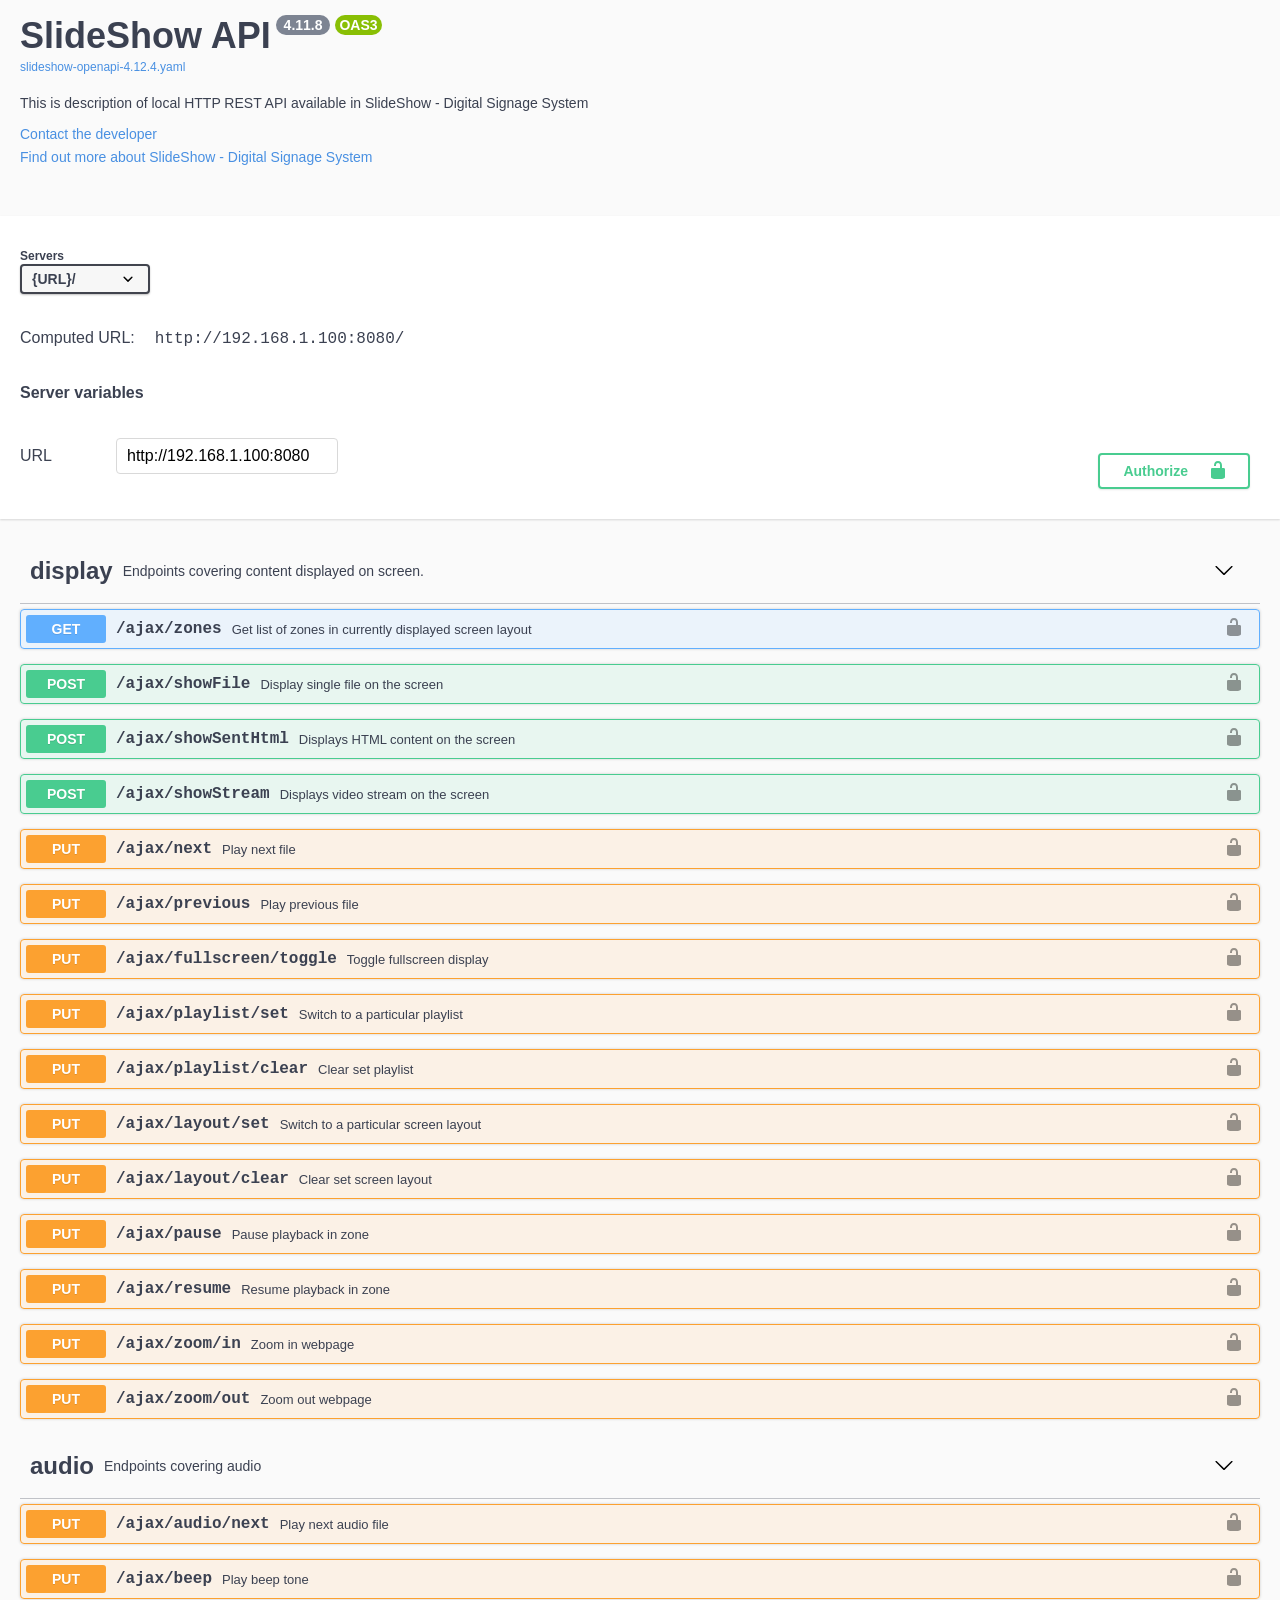
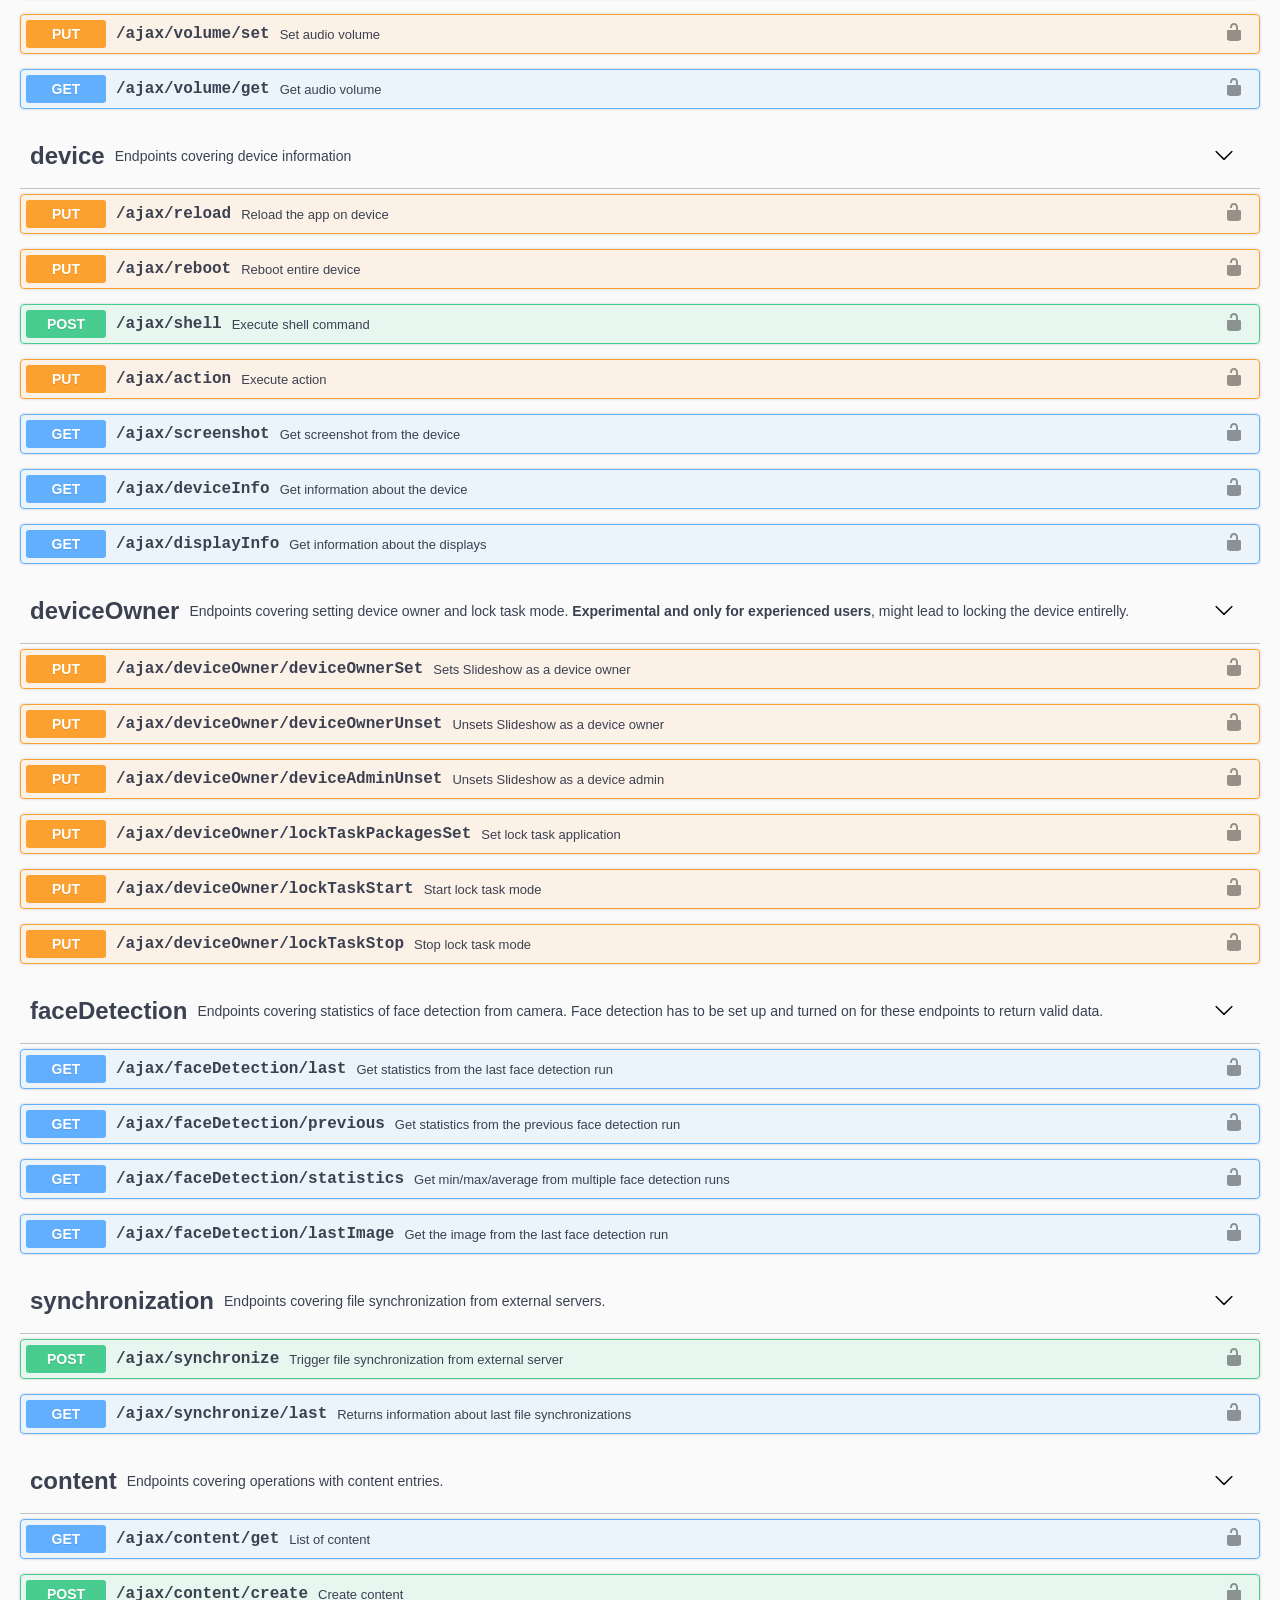
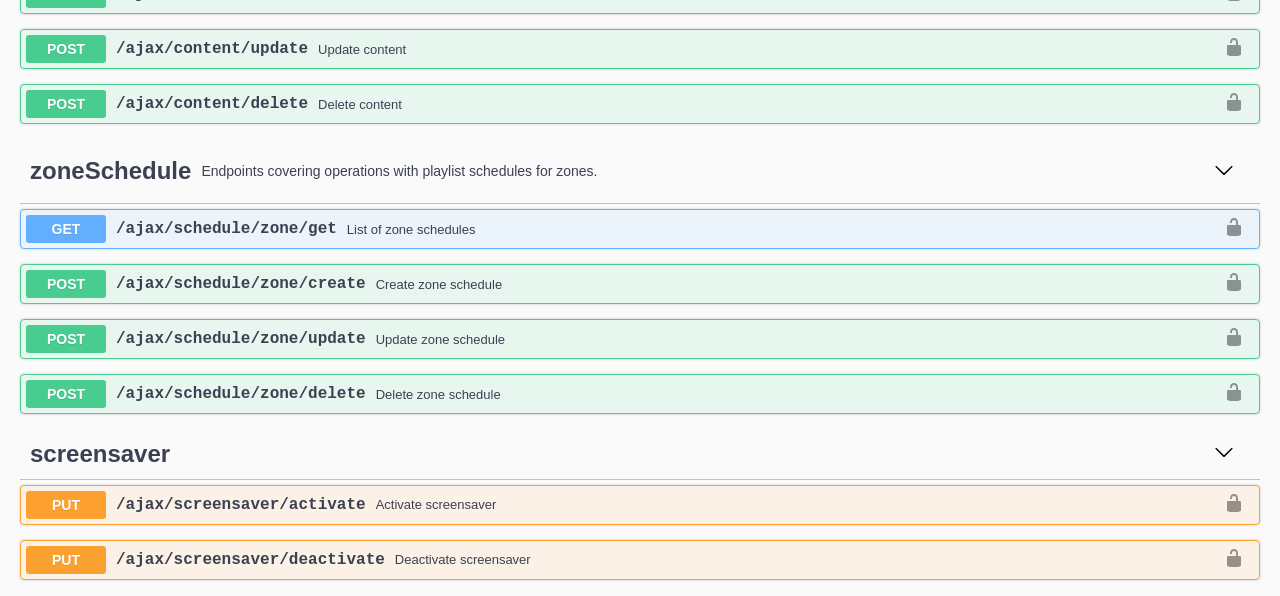
<file: docs/documentation/integration/openapi/index.html>
<!-- HTML for static distribution bundle build -->
<!DOCTYPE html>
<html lang="en">
  <head>
    <meta charset="UTF-8">
    <title>Swagger UI</title>
    <link rel="stylesheet" type="text/css" href="./swagger-ui.css" >
    <style>
      html
      {
        box-sizing: border-box;
        overflow: -moz-scrollbars-vertical;
        overflow-y: scroll;
      }

      *,
      *:before,
      *:after
      {
        box-sizing: inherit;
      }

      body
      {
        margin:0;
        background: #fafafa;
      }
	  
	  .topbar {display: none}
	  .swagger-ui .info {margin-top: 15px}
    </style>
  </head>

  <body>
    <div id="swagger-ui"></div>

    <script src="./swagger-ui-bundle.js" charset="UTF-8"> </script>
    <script src="./swagger-ui-standalone-preset.js" charset="UTF-8"> </script>
    <script>
    window.onload = function() {
      // Begin Swagger UI call region
      const ui = SwaggerUIBundle({
        url: "slideshow-openapi-4.12.4.yaml",
        dom_id: '#swagger-ui',
        deepLinking: true,
        presets: [
          SwaggerUIBundle.presets.apis,
          SwaggerUIStandalonePreset
        ],
        plugins: [
          SwaggerUIBundle.plugins.DownloadUrl
        ],
        layout: "StandaloneLayout"
      })
      // End Swagger UI call region

      window.ui = ui
    }
  </script>
  </body>
</html>
</file>
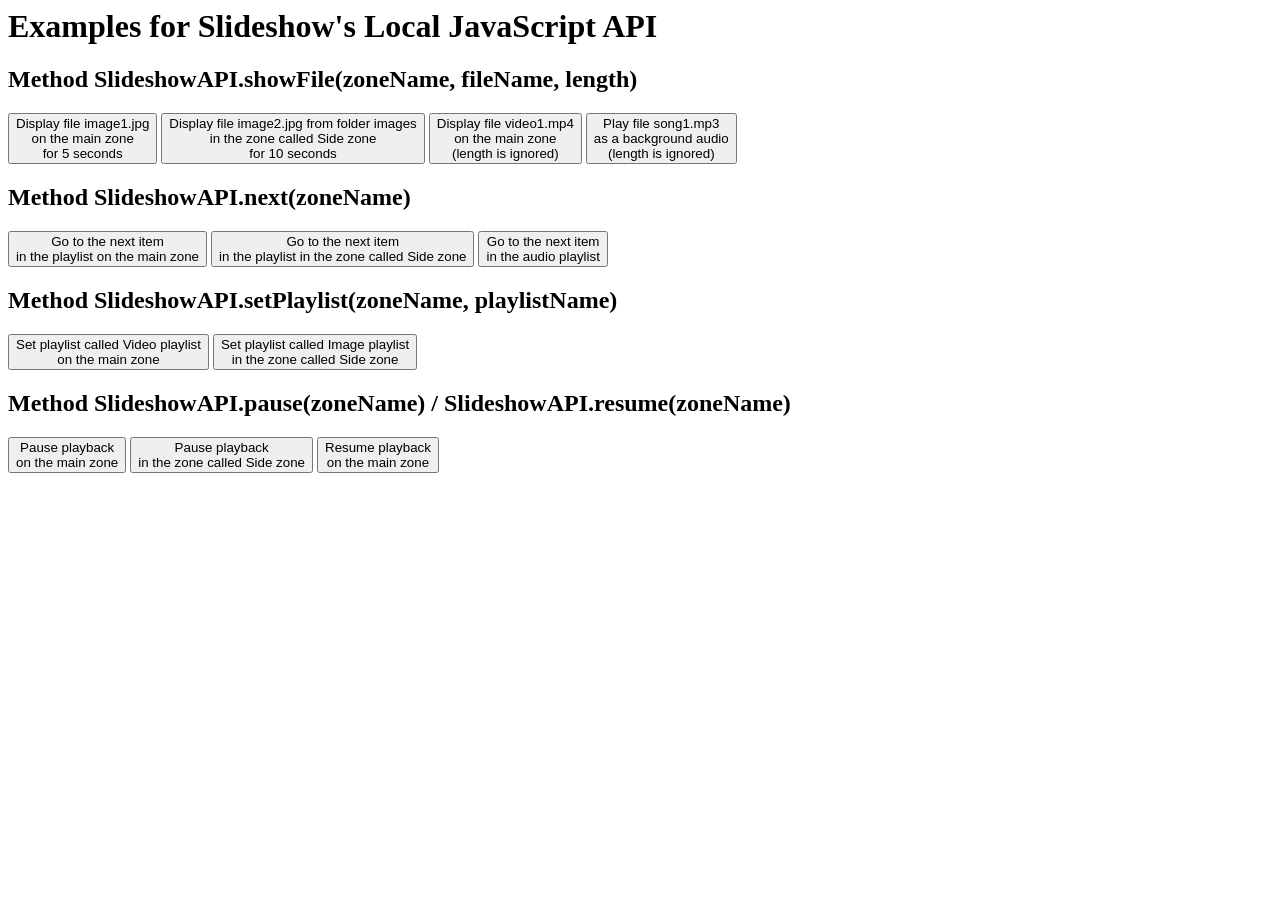
<file: docs/Integration/local_js_api_example.html>
<html>
	<head>
		<meta http-equiv="content-type" content="text/html; charset=UTF-8">
		<style>
			body { background-color: white; }
		</style>
	</head>
	<body>
		<h1>Examples for Slideshow's Local JavaScript API</h1>
		
		<h2>Method SlideshowAPI.showFile(zoneName, fileName, length)</h2>
		
		<button onclick="SlideshowAPI.showFile(null, 'image1.jpg', 5);">
			Display file image1.jpg<br>on the main zone<br>for 5 seconds
		</button>
		<button onclick="SlideshowAPI.showFile('Side zone', 'images/image2.jpg', 10);">
			Display file image2.jpg from folder images<br>in the zone called Side zone<br>for 10 seconds
		</button>
		<button onclick="SlideshowAPI.showFile(null, 'video1.mp4', 10);">
			Display file video1.mp4<br>on the main zone<br>(length is ignored)
		</button>
		<button onclick="SlideshowAPI.showFile('audio', 'song1.mp3', 10);">
			Play file song1.mp3<br>as a background audio<br>(length is ignored)
		</button>
		
		<h2>Method SlideshowAPI.next(zoneName)</h2>
		
		<button onclick="SlideshowAPI.next(null);">
			Go to the next item<br>in the playlist on the main zone
		</button>
		<button onclick="SlideshowAPI.next('Side zone');">
			Go to the next item<br>in the playlist in the zone called Side zone
		</button>
		<button onclick="SlideshowAPI.next('audio');">
			Go to the next item<br>in the audio playlist
		</button>
		
		<h2>Method SlideshowAPI.setPlaylist(zoneName, playlistName)</h2>
		
		<button onclick="SlideshowAPI.setPlaylist(null, 'Video playlist');">
			Set playlist called Video playlist<br>on the main zone
		</button>
		<button onclick="SlideshowAPI.setPlaylist('Side zone', 'Image playlist');">
			Set playlist called Image playlist<br>in the zone called Side zone
		</button>
		
		<h2>Method SlideshowAPI.pause(zoneName) / SlideshowAPI.resume(zoneName)</h2>
		
		<button onclick="SlideshowAPI.pause(null);">
			Pause playback<br>on the main zone
		</button>
		<button onclick="SlideshowAPI.resume('Side zone');">
			Pause playback<br>in the zone called Side zone
		</button>
		<button onclick="SlideshowAPI.resume(null);">
			Resume playback<br>on the main zone
		</button>
	</body>
</html>
</file>
<file: docs/documentation/integration/openapi/swagger-ui.css>
.swagger-ui{
  /*! normalize.css v7.0.0 | MIT License | github.com/necolas/normalize.css */font-family:sans-serif;color:#3b4151}.swagger-ui html{line-height:1.15;-ms-text-size-adjust:100%;-webkit-text-size-adjust:100%}.swagger-ui body{margin:0}.swagger-ui article,.swagger-ui aside,.swagger-ui footer,.swagger-ui header,.swagger-ui nav,.swagger-ui section{display:block}.swagger-ui h1{font-size:2em;margin:.67em 0}.swagger-ui figcaption,.swagger-ui figure,.swagger-ui main{display:block}.swagger-ui figure{margin:1em 40px}.swagger-ui hr{box-sizing:content-box;height:0;overflow:visible}.swagger-ui pre{font-family:monospace,monospace;font-size:1em}.swagger-ui a{background-color:transparent;-webkit-text-decoration-skip:objects}.swagger-ui abbr[title]{border-bottom:none;text-decoration:underline;-webkit-text-decoration:underline dotted;text-decoration:underline dotted}.swagger-ui b,.swagger-ui strong{font-weight:inherit;font-weight:bolder}.swagger-ui code,.swagger-ui kbd,.swagger-ui samp{font-family:monospace,monospace;font-size:1em}.swagger-ui dfn{font-style:italic}.swagger-ui mark{background-color:#ff0;color:#000}.swagger-ui small{font-size:80%}.swagger-ui sub,.swagger-ui sup{font-size:75%;line-height:0;position:relative;vertical-align:baseline}.swagger-ui sub{bottom:-.25em}.swagger-ui sup{top:-.5em}.swagger-ui audio,.swagger-ui video{display:inline-block}.swagger-ui audio:not([controls]){display:none;height:0}.swagger-ui img{border-style:none}.swagger-ui svg:not(:root){overflow:hidden}.swagger-ui button,.swagger-ui input,.swagger-ui optgroup,.swagger-ui select,.swagger-ui textarea{font-family:sans-serif;font-size:100%;line-height:1.15;margin:0}.swagger-ui button,.swagger-ui input{overflow:visible}.swagger-ui button,.swagger-ui select{text-transform:none}.swagger-ui [type=reset],.swagger-ui [type=submit],.swagger-ui button,.swagger-ui html [type=button]{-webkit-appearance:button}.swagger-ui [type=button]::-moz-focus-inner,.swagger-ui [type=reset]::-moz-focus-inner,.swagger-ui [type=submit]::-moz-focus-inner,.swagger-ui button::-moz-focus-inner{border-style:none;padding:0}.swagger-ui [type=button]:-moz-focusring,.swagger-ui [type=reset]:-moz-focusring,.swagger-ui [type=submit]:-moz-focusring,.swagger-ui button:-moz-focusring{outline:1px dotted ButtonText}.swagger-ui fieldset{padding:.35em .75em .625em}.swagger-ui legend{box-sizing:border-box;color:inherit;display:table;max-width:100%;padding:0;white-space:normal}.swagger-ui progress{display:inline-block;vertical-align:baseline}.swagger-ui textarea{overflow:auto}.swagger-ui [type=checkbox],.swagger-ui [type=radio]{box-sizing:border-box;padding:0}.swagger-ui [type=number]::-webkit-inner-spin-button,.swagger-ui [type=number]::-webkit-outer-spin-button{height:auto}.swagger-ui [type=search]{-webkit-appearance:textfield;outline-offset:-2px}.swagger-ui [type=search]::-webkit-search-cancel-button,.swagger-ui [type=search]::-webkit-search-decoration{-webkit-appearance:none}.swagger-ui ::-webkit-file-upload-button{-webkit-appearance:button;font:inherit}.swagger-ui details,.swagger-ui menu{display:block}.swagger-ui summary{display:list-item}.swagger-ui canvas{display:inline-block}.swagger-ui template{display:none}.swagger-ui [hidden]{display:none}.swagger-ui .debug *{outline:1px solid gold}.swagger-ui .debug-white *{outline:1px solid #fff}.swagger-ui .debug-black *{outline:1px solid #000}.swagger-ui .debug-grid{background:transparent url([data-uri]) repeat 0 0}.swagger-ui .debug-grid-16{background:transparent url([data-uri]) repeat 0 0}.swagger-ui .debug-grid-8-solid{background:#fff url([data-uri]) repeat 0 0}.swagger-ui .debug-grid-16-solid{background:#fff url([data-uri]) repeat 0 0}.swagger-ui .border-box,.swagger-ui a,.swagger-ui article,.swagger-ui body,.swagger-ui code,.swagger-ui dd,.swagger-ui div,.swagger-ui dl,.swagger-ui dt,.swagger-ui fieldset,.swagger-ui footer,.swagger-ui form,.swagger-ui h1,.swagger-ui h2,.swagger-ui h3,.swagger-ui h4,.swagger-ui h5,.swagger-ui h6,.swagger-ui header,.swagger-ui html,.swagger-ui input[type=email],.swagger-ui input[type=number],.swagger-ui input[type=password],.swagger-ui input[type=tel],.swagger-ui input[type=text],.swagger-ui input[type=url],.swagger-ui legend,.swagger-ui li,.swagger-ui main,.swagger-ui ol,.swagger-ui p,.swagger-ui pre,.swagger-ui section,.swagger-ui table,.swagger-ui td,.swagger-ui textarea,.swagger-ui th,.swagger-ui tr,.swagger-ui ul{box-sizing:border-box}.swagger-ui .aspect-ratio{height:0;position:relative}.swagger-ui .aspect-ratio--16x9{padding-bottom:56.25%}.swagger-ui .aspect-ratio--9x16{padding-bottom:177.77%}.swagger-ui .aspect-ratio--4x3{padding-bottom:75%}.swagger-ui .aspect-ratio--3x4{padding-bottom:133.33%}.swagger-ui .aspect-ratio--6x4{padding-bottom:66.6%}.swagger-ui .aspect-ratio--4x6{padding-bottom:150%}.swagger-ui .aspect-ratio--8x5{padding-bottom:62.5%}.swagger-ui .aspect-ratio--5x8{padding-bottom:160%}.swagger-ui .aspect-ratio--7x5{padding-bottom:71.42%}.swagger-ui .aspect-ratio--5x7{padding-bottom:140%}.swagger-ui .aspect-ratio--1x1{padding-bottom:100%}.swagger-ui .aspect-ratio--object{position:absolute;top:0;right:0;bottom:0;left:0;width:100%;height:100%;z-index:100}@media screen and (min-width:30em){.swagger-ui .aspect-ratio-ns{height:0;position:relative}.swagger-ui .aspect-ratio--16x9-ns{padding-bottom:56.25%}.swagger-ui .aspect-ratio--9x16-ns{padding-bottom:177.77%}.swagger-ui .aspect-ratio--4x3-ns{padding-bottom:75%}.swagger-ui .aspect-ratio--3x4-ns{padding-bottom:133.33%}.swagger-ui .aspect-ratio--6x4-ns{padding-bottom:66.6%}.swagger-ui .aspect-ratio--4x6-ns{padding-bottom:150%}.swagger-ui .aspect-ratio--8x5-ns{padding-bottom:62.5%}.swagger-ui .aspect-ratio--5x8-ns{padding-bottom:160%}.swagger-ui .aspect-ratio--7x5-ns{padding-bottom:71.42%}.swagger-ui .aspect-ratio--5x7-ns{padding-bottom:140%}.swagger-ui .aspect-ratio--1x1-ns{padding-bottom:100%}.swagger-ui .aspect-ratio--object-ns{position:absolute;top:0;right:0;bottom:0;left:0;width:100%;height:100%;z-index:100}}@media screen and (min-width:30em) and (max-width:60em){.swagger-ui .aspect-ratio-m{height:0;position:relative}.swagger-ui .aspect-ratio--16x9-m{padding-bottom:56.25%}.swagger-ui .aspect-ratio--9x16-m{padding-bottom:177.77%}.swagger-ui .aspect-ratio--4x3-m{padding-bottom:75%}.swagger-ui .aspect-ratio--3x4-m{padding-bottom:133.33%}.swagger-ui .aspect-ratio--6x4-m{padding-bottom:66.6%}.swagger-ui .aspect-ratio--4x6-m{padding-bottom:150%}.swagger-ui .aspect-ratio--8x5-m{padding-bottom:62.5%}.swagger-ui .aspect-ratio--5x8-m{padding-bottom:160%}.swagger-ui .aspect-ratio--7x5-m{padding-bottom:71.42%}.swagger-ui .aspect-ratio--5x7-m{padding-bottom:140%}.swagger-ui .aspect-ratio--1x1-m{padding-bottom:100%}.swagger-ui .aspect-ratio--object-m{position:absolute;top:0;right:0;bottom:0;left:0;width:100%;height:100%;z-index:100}}@media screen and (min-width:60em){.swagger-ui .aspect-ratio-l{height:0;position:relative}.swagger-ui .aspect-ratio--16x9-l{padding-bottom:56.25%}.swagger-ui .aspect-ratio--9x16-l{padding-bottom:177.77%}.swagger-ui .aspect-ratio--4x3-l{padding-bottom:75%}.swagger-ui .aspect-ratio--3x4-l{padding-bottom:133.33%}.swagger-ui .aspect-ratio--6x4-l{padding-bottom:66.6%}.swagger-ui .aspect-ratio--4x6-l{padding-bottom:150%}.swagger-ui .aspect-ratio--8x5-l{padding-bottom:62.5%}.swagger-ui .aspect-ratio--5x8-l{padding-bottom:160%}.swagger-ui .aspect-ratio--7x5-l{padding-bottom:71.42%}.swagger-ui .aspect-ratio--5x7-l{padding-bottom:140%}.swagger-ui .aspect-ratio--1x1-l{padding-bottom:100%}.swagger-ui .aspect-ratio--object-l{position:absolute;top:0;right:0;bottom:0;left:0;width:100%;height:100%;z-index:100}}.swagger-ui img{max-width:100%}.swagger-ui .cover{background-size:cover!important}.swagger-ui .contain{background-size:contain!important}@media screen and (min-width:30em){.swagger-ui .cover-ns{background-size:cover!important}.swagger-ui .contain-ns{background-size:contain!important}}@media screen and (min-width:30em) and (max-width:60em){.swagger-ui .cover-m{background-size:cover!important}.swagger-ui .contain-m{background-size:contain!important}}@media screen and (min-width:60em){.swagger-ui .cover-l{background-size:cover!important}.swagger-ui .contain-l{background-size:contain!important}}.swagger-ui .bg-center{background-repeat:no-repeat;background-position:50%}.swagger-ui .bg-top{background-repeat:no-repeat;background-position:top}.swagger-ui .bg-right{background-repeat:no-repeat;background-position:100%}.swagger-ui .bg-bottom{background-repeat:no-repeat;background-position:bottom}.swagger-ui .bg-left{background-repeat:no-repeat;background-position:0}@media screen and (min-width:30em){.swagger-ui .bg-center-ns{background-repeat:no-repeat;background-position:50%}.swagger-ui .bg-top-ns{background-repeat:no-repeat;background-position:top}.swagger-ui .bg-right-ns{background-repeat:no-repeat;background-position:100%}.swagger-ui .bg-bottom-ns{background-repeat:no-repeat;background-position:bottom}.swagger-ui .bg-left-ns{background-repeat:no-repeat;background-position:0}}@media screen and (min-width:30em) and (max-width:60em){.swagger-ui .bg-center-m{background-repeat:no-repeat;background-position:50%}.swagger-ui .bg-top-m{background-repeat:no-repeat;background-position:top}.swagger-ui .bg-right-m{background-repeat:no-repeat;background-position:100%}.swagger-ui .bg-bottom-m{background-repeat:no-repeat;background-position:bottom}.swagger-ui .bg-left-m{background-repeat:no-repeat;background-position:0}}@media screen and (min-width:60em){.swagger-ui .bg-center-l{background-repeat:no-repeat;background-position:50%}.swagger-ui .bg-top-l{background-repeat:no-repeat;background-position:top}.swagger-ui .bg-right-l{background-repeat:no-repeat;background-position:100%}.swagger-ui .bg-bottom-l{background-repeat:no-repeat;background-position:bottom}.swagger-ui .bg-left-l{background-repeat:no-repeat;background-position:0}}.swagger-ui .outline{outline:1px solid}.swagger-ui .outline-transparent{outline:1px solid transparent}.swagger-ui .outline-0{outline:0}@media screen and (min-width:30em){.swagger-ui .outline-ns{outline:1px solid}.swagger-ui .outline-transparent-ns{outline:1px solid transparent}.swagger-ui .outline-0-ns{outline:0}}@media screen and (min-width:30em) and (max-width:60em){.swagger-ui .outline-m{outline:1px solid}.swagger-ui .outline-transparent-m{outline:1px solid transparent}.swagger-ui .outline-0-m{outline:0}}@media screen and (min-width:60em){.swagger-ui .outline-l{outline:1px solid}.swagger-ui .outline-transparent-l{outline:1px solid transparent}.swagger-ui .outline-0-l{outline:0}}.swagger-ui .ba{border-style:solid;border-width:1px}.swagger-ui .bt{border-top-style:solid;border-top-width:1px}.swagger-ui .br{border-right-style:solid;border-right-width:1px}.swagger-ui .bb{border-bottom-style:solid;border-bottom-width:1px}.swagger-ui .bl{border-left-style:solid;border-left-width:1px}.swagger-ui .bn{border-style:none;border-width:0}@media screen and (min-width:30em){.swagger-ui .ba-ns{border-style:solid;border-width:1px}.swagger-ui .bt-ns{border-top-style:solid;border-top-width:1px}.swagger-ui .br-ns{border-right-style:solid;border-right-width:1px}.swagger-ui .bb-ns{border-bottom-style:solid;border-bottom-width:1px}.swagger-ui .bl-ns{border-left-style:solid;border-left-width:1px}.swagger-ui .bn-ns{border-style:none;border-width:0}}@media screen and (min-width:30em) and (max-width:60em){.swagger-ui .ba-m{border-style:solid;border-width:1px}.swagger-ui .bt-m{border-top-style:solid;border-top-width:1px}.swagger-ui .br-m{border-right-style:solid;border-right-width:1px}.swagger-ui .bb-m{border-bottom-style:solid;border-bottom-width:1px}.swagger-ui .bl-m{border-left-style:solid;border-left-width:1px}.swagger-ui .bn-m{border-style:none;border-width:0}}@media screen and (min-width:60em){.swagger-ui .ba-l{border-style:solid;border-width:1px}.swagger-ui .bt-l{border-top-style:solid;border-top-width:1px}.swagger-ui .br-l{border-right-style:solid;border-right-width:1px}.swagger-ui .bb-l{border-bottom-style:solid;border-bottom-width:1px}.swagger-ui .bl-l{border-left-style:solid;border-left-width:1px}.swagger-ui .bn-l{border-style:none;border-width:0}}.swagger-ui .b--black{border-color:#000}.swagger-ui .b--near-black{border-color:#111}.swagger-ui .b--dark-gray{border-color:#333}.swagger-ui .b--mid-gray{border-color:#555}.swagger-ui .b--gray{border-color:#777}.swagger-ui .b--silver{border-color:#999}.swagger-ui .b--light-silver{border-color:#aaa}.swagger-ui .b--moon-gray{border-color:#ccc}.swagger-ui .b--light-gray{border-color:#eee}.swagger-ui .b--near-white{border-color:#f4f4f4}.swagger-ui .b--white{border-color:#fff}.swagger-ui .b--white-90{border-color:hsla(0,0%,100%,.9)}.swagger-ui .b--white-80{border-color:hsla(0,0%,100%,.8)}.swagger-ui .b--white-70{border-color:hsla(0,0%,100%,.7)}.swagger-ui .b--white-60{border-color:hsla(0,0%,100%,.6)}.swagger-ui .b--white-50{border-color:hsla(0,0%,100%,.5)}.swagger-ui .b--white-40{border-color:hsla(0,0%,100%,.4)}.swagger-ui .b--white-30{border-color:hsla(0,0%,100%,.3)}.swagger-ui .b--white-20{border-color:hsla(0,0%,100%,.2)}.swagger-ui .b--white-10{border-color:hsla(0,0%,100%,.1)}.swagger-ui .b--white-05{border-color:hsla(0,0%,100%,.05)}.swagger-ui .b--white-025{border-color:hsla(0,0%,100%,.025)}.swagger-ui .b--white-0125{border-color:hsla(0,0%,100%,.0125)}.swagger-ui .b--black-90{border-color:rgba(0,0,0,.9)}.swagger-ui .b--black-80{border-color:rgba(0,0,0,.8)}.swagger-ui .b--black-70{border-color:rgba(0,0,0,.7)}.swagger-ui .b--black-60{border-color:rgba(0,0,0,.6)}.swagger-ui .b--black-50{border-color:rgba(0,0,0,.5)}.swagger-ui .b--black-40{border-color:rgba(0,0,0,.4)}.swagger-ui .b--black-30{border-color:rgba(0,0,0,.3)}.swagger-ui .b--black-20{border-color:rgba(0,0,0,.2)}.swagger-ui .b--black-10{border-color:rgba(0,0,0,.1)}.swagger-ui .b--black-05{border-color:rgba(0,0,0,.05)}.swagger-ui .b--black-025{border-color:rgba(0,0,0,.025)}.swagger-ui .b--black-0125{border-color:rgba(0,0,0,.0125)}.swagger-ui .b--dark-red{border-color:#e7040f}.swagger-ui .b--red{border-color:#ff4136}.swagger-ui .b--light-red{border-color:#ff725c}.swagger-ui .b--orange{border-color:#ff6300}.swagger-ui .b--gold{border-color:#ffb700}.swagger-ui .b--yellow{border-color:gold}.swagger-ui .b--light-yellow{border-color:#fbf1a9}.swagger-ui .b--purple{border-color:#5e2ca5}.swagger-ui .b--light-purple{border-color:#a463f2}.swagger-ui .b--dark-pink{border-color:#d5008f}.swagger-ui .b--hot-pink{border-color:#ff41b4}.swagger-ui .b--pink{border-color:#ff80cc}.swagger-ui .b--light-pink{border-color:#ffa3d7}.swagger-ui .b--dark-green{border-color:#137752}.swagger-ui .b--green{border-color:#19a974}.swagger-ui .b--light-green{border-color:#9eebcf}.swagger-ui .b--navy{border-color:#001b44}.swagger-ui .b--dark-blue{border-color:#00449e}.swagger-ui .b--blue{border-color:#357edd}.swagger-ui .b--light-blue{border-color:#96ccff}.swagger-ui .b--lightest-blue{border-color:#cdecff}.swagger-ui .b--washed-blue{border-color:#f6fffe}.swagger-ui .b--washed-green{border-color:#e8fdf5}.swagger-ui .b--washed-yellow{border-color:#fffceb}.swagger-ui .b--washed-red{border-color:#ffdfdf}.swagger-ui .b--transparent{border-color:transparent}.swagger-ui .b--inherit{border-color:inherit}.swagger-ui .br0{border-radius:0}.swagger-ui .br1{border-radius:.125rem}.swagger-ui .br2{border-radius:.25rem}.swagger-ui .br3{border-radius:.5rem}.swagger-ui .br4{border-radius:1rem}.swagger-ui .br-100{border-radius:100%}.swagger-ui .br-pill{border-radius:9999px}.swagger-ui .br--bottom{border-top-left-radius:0;border-top-right-radius:0}.swagger-ui .br--top{border-bottom-left-radius:0;border-bottom-right-radius:0}.swagger-ui .br--right{border-top-left-radius:0;border-bottom-left-radius:0}.swagger-ui .br--left{border-top-right-radius:0;border-bottom-right-radius:0}@media screen and (min-width:30em){.swagger-ui .br0-ns{border-radius:0}.swagger-ui .br1-ns{border-radius:.125rem}.swagger-ui .br2-ns{border-radius:.25rem}.swagger-ui .br3-ns{border-radius:.5rem}.swagger-ui .br4-ns{border-radius:1rem}.swagger-ui .br-100-ns{border-radius:100%}.swagger-ui .br-pill-ns{border-radius:9999px}.swagger-ui .br--bottom-ns{border-top-left-radius:0;border-top-right-radius:0}.swagger-ui .br--top-ns{border-bottom-left-radius:0;border-bottom-right-radius:0}.swagger-ui .br--right-ns{border-top-left-radius:0;border-bottom-left-radius:0}.swagger-ui .br--left-ns{border-top-right-radius:0;border-bottom-right-radius:0}}@media screen and (min-width:30em) and (max-width:60em){.swagger-ui .br0-m{border-radius:0}.swagger-ui .br1-m{border-radius:.125rem}.swagger-ui .br2-m{border-radius:.25rem}.swagger-ui .br3-m{border-radius:.5rem}.swagger-ui .br4-m{border-radius:1rem}.swagger-ui .br-100-m{border-radius:100%}.swagger-ui .br-pill-m{border-radius:9999px}.swagger-ui .br--bottom-m{border-top-left-radius:0;border-top-right-radius:0}.swagger-ui .br--top-m{border-bottom-left-radius:0;border-bottom-right-radius:0}.swagger-ui .br--right-m{border-top-left-radius:0;border-bottom-left-radius:0}.swagger-ui .br--left-m{border-top-right-radius:0;border-bottom-right-radius:0}}@media screen and (min-width:60em){.swagger-ui .br0-l{border-radius:0}.swagger-ui .br1-l{border-radius:.125rem}.swagger-ui .br2-l{border-radius:.25rem}.swagger-ui .br3-l{border-radius:.5rem}.swagger-ui .br4-l{border-radius:1rem}.swagger-ui .br-100-l{border-radius:100%}.swagger-ui .br-pill-l{border-radius:9999px}.swagger-ui .br--bottom-l{border-top-left-radius:0;border-top-right-radius:0}.swagger-ui .br--top-l{border-bottom-left-radius:0;border-bottom-right-radius:0}.swagger-ui .br--right-l{border-top-left-radius:0;border-bottom-left-radius:0}.swagger-ui .br--left-l{border-top-right-radius:0;border-bottom-right-radius:0}}.swagger-ui .b--dotted{border-style:dotted}.swagger-ui .b--dashed{border-style:dashed}.swagger-ui .b--solid{border-style:solid}.swagger-ui .b--none{border-style:none}@media screen and (min-width:30em){.swagger-ui .b--dotted-ns{border-style:dotted}.swagger-ui .b--dashed-ns{border-style:dashed}.swagger-ui .b--solid-ns{border-style:solid}.swagger-ui .b--none-ns{border-style:none}}@media screen and (min-width:30em) and (max-width:60em){.swagger-ui .b--dotted-m{border-style:dotted}.swagger-ui .b--dashed-m{border-style:dashed}.swagger-ui .b--solid-m{border-style:solid}.swagger-ui .b--none-m{border-style:none}}@media screen and (min-width:60em){.swagger-ui .b--dotted-l{border-style:dotted}.swagger-ui .b--dashed-l{border-style:dashed}.swagger-ui .b--solid-l{border-style:solid}.swagger-ui .b--none-l{border-style:none}}.swagger-ui .bw0{border-width:0}.swagger-ui .bw1{border-width:.125rem}.swagger-ui .bw2{border-width:.25rem}.swagger-ui .bw3{border-width:.5rem}.swagger-ui .bw4{border-width:1rem}.swagger-ui .bw5{border-width:2rem}.swagger-ui .bt-0{border-top-width:0}.swagger-ui .br-0{border-right-width:0}.swagger-ui .bb-0{border-bottom-width:0}.swagger-ui .bl-0{border-left-width:0}@media screen and (min-width:30em){.swagger-ui .bw0-ns{border-width:0}.swagger-ui .bw1-ns{border-width:.125rem}.swagger-ui .bw2-ns{border-width:.25rem}.swagger-ui .bw3-ns{border-width:.5rem}.swagger-ui .bw4-ns{border-width:1rem}.swagger-ui .bw5-ns{border-width:2rem}.swagger-ui .bt-0-ns{border-top-width:0}.swagger-ui .br-0-ns{border-right-width:0}.swagger-ui .bb-0-ns{border-bottom-width:0}.swagger-ui .bl-0-ns{border-left-width:0}}@media screen and (min-width:30em) and (max-width:60em){.swagger-ui .bw0-m{border-width:0}.swagger-ui .bw1-m{border-width:.125rem}.swagger-ui .bw2-m{border-width:.25rem}.swagger-ui .bw3-m{border-width:.5rem}.swagger-ui .bw4-m{border-width:1rem}.swagger-ui .bw5-m{border-width:2rem}.swagger-ui .bt-0-m{border-top-width:0}.swagger-ui .br-0-m{border-right-width:0}.swagger-ui .bb-0-m{border-bottom-width:0}.swagger-ui .bl-0-m{border-left-width:0}}@media screen and (min-width:60em){.swagger-ui .bw0-l{border-width:0}.swagger-ui .bw1-l{border-width:.125rem}.swagger-ui .bw2-l{border-width:.25rem}.swagger-ui .bw3-l{border-width:.5rem}.swagger-ui .bw4-l{border-width:1rem}.swagger-ui .bw5-l{border-width:2rem}.swagger-ui .bt-0-l{border-top-width:0}.swagger-ui .br-0-l{border-right-width:0}.swagger-ui .bb-0-l{border-bottom-width:0}.swagger-ui .bl-0-l{border-left-width:0}}.swagger-ui .shadow-1{box-shadow:0 0 4px 2px rgba(0,0,0,.2)}.swagger-ui .shadow-2{box-shadow:0 0 8px 2px rgba(0,0,0,.2)}.swagger-ui .shadow-3{box-shadow:2px 2px 4px 2px rgba(0,0,0,.2)}.swagger-ui .shadow-4{box-shadow:2px 2px 8px 0 rgba(0,0,0,.2)}.swagger-ui .shadow-5{box-shadow:4px 4px 8px 0 rgba(0,0,0,.2)}@media screen and (min-width:30em){.swagger-ui .shadow-1-ns{box-shadow:0 0 4px 2px rgba(0,0,0,.2)}.swagger-ui .shadow-2-ns{box-shadow:0 0 8px 2px rgba(0,0,0,.2)}.swagger-ui .shadow-3-ns{box-shadow:2px 2px 4px 2px rgba(0,0,0,.2)}.swagger-ui .shadow-4-ns{box-shadow:2px 2px 8px 0 rgba(0,0,0,.2)}.swagger-ui .shadow-5-ns{box-shadow:4px 4px 8px 0 rgba(0,0,0,.2)}}@media screen and (min-width:30em) and (max-width:60em){.swagger-ui .shadow-1-m{box-shadow:0 0 4px 2px rgba(0,0,0,.2)}.swagger-ui .shadow-2-m{box-shadow:0 0 8px 2px rgba(0,0,0,.2)}.swagger-ui .shadow-3-m{box-shadow:2px 2px 4px 2px rgba(0,0,0,.2)}.swagger-ui .shadow-4-m{box-shadow:2px 2px 8px 0 rgba(0,0,0,.2)}.swagger-ui .shadow-5-m{box-shadow:4px 4px 8px 0 rgba(0,0,0,.2)}}@media screen and (min-width:60em){.swagger-ui .shadow-1-l{box-shadow:0 0 4px 2px rgba(0,0,0,.2)}.swagger-ui .shadow-2-l{box-shadow:0 0 8px 2px rgba(0,0,0,.2)}.swagger-ui .shadow-3-l{box-shadow:2px 2px 4px 2px rgba(0,0,0,.2)}.swagger-ui .shadow-4-l{box-shadow:2px 2px 8px 0 rgba(0,0,0,.2)}.swagger-ui .shadow-5-l{box-shadow:4px 4px 8px 0 rgba(0,0,0,.2)}}.swagger-ui .pre{overflow-x:auto;overflow-y:hidden;overflow:scroll}.swagger-ui .top-0{top:0}.swagger-ui .right-0{right:0}.swagger-ui .bottom-0{bottom:0}.swagger-ui .left-0{left:0}.swagger-ui .top-1{top:1rem}.swagger-ui .right-1{right:1rem}.swagger-ui .bottom-1{bottom:1rem}.swagger-ui .left-1{left:1rem}.swagger-ui .top-2{top:2rem}.swagger-ui .right-2{right:2rem}.swagger-ui .bottom-2{bottom:2rem}.swagger-ui .left-2{left:2rem}.swagger-ui .top--1{top:-1rem}.swagger-ui .right--1{right:-1rem}.swagger-ui .bottom--1{bottom:-1rem}.swagger-ui .left--1{left:-1rem}.swagger-ui .top--2{top:-2rem}.swagger-ui .right--2{right:-2rem}.swagger-ui .bottom--2{bottom:-2rem}.swagger-ui .left--2{left:-2rem}.swagger-ui .absolute--fill{top:0;right:0;bottom:0;left:0}@media screen and (min-width:30em){.swagger-ui .top-0-ns{top:0}.swagger-ui .left-0-ns{left:0}.swagger-ui .right-0-ns{right:0}.swagger-ui .bottom-0-ns{bottom:0}.swagger-ui .top-1-ns{top:1rem}.swagger-ui .left-1-ns{left:1rem}.swagger-ui .right-1-ns{right:1rem}.swagger-ui .bottom-1-ns{bottom:1rem}.swagger-ui .top-2-ns{top:2rem}.swagger-ui .left-2-ns{left:2rem}.swagger-ui .right-2-ns{right:2rem}.swagger-ui .bottom-2-ns{bottom:2rem}.swagger-ui .top--1-ns{top:-1rem}.swagger-ui .right--1-ns{right:-1rem}.swagger-ui .bottom--1-ns{bottom:-1rem}.swagger-ui .left--1-ns{left:-1rem}.swagger-ui .top--2-ns{top:-2rem}.swagger-ui .right--2-ns{right:-2rem}.swagger-ui .bottom--2-ns{bottom:-2rem}.swagger-ui .left--2-ns{left:-2rem}.swagger-ui .absolute--fill-ns{top:0;right:0;bottom:0;left:0}}@media screen and (min-width:30em) and (max-width:60em){.swagger-ui .top-0-m{top:0}.swagger-ui .left-0-m{left:0}.swagger-ui .right-0-m{right:0}.swagger-ui .bottom-0-m{bottom:0}.swagger-ui .top-1-m{top:1rem}.swagger-ui .left-1-m{left:1rem}.swagger-ui .right-1-m{right:1rem}.swagger-ui .bottom-1-m{bottom:1rem}.swagger-ui .top-2-m{top:2rem}.swagger-ui .left-2-m{left:2rem}.swagger-ui .right-2-m{right:2rem}.swagger-ui .bottom-2-m{bottom:2rem}.swagger-ui .top--1-m{top:-1rem}.swagger-ui .right--1-m{right:-1rem}.swagger-ui .bottom--1-m{bottom:-1rem}.swagger-ui .left--1-m{left:-1rem}.swagger-ui .top--2-m{top:-2rem}.swagger-ui .right--2-m{right:-2rem}.swagger-ui .bottom--2-m{bottom:-2rem}.swagger-ui .left--2-m{left:-2rem}.swagger-ui .absolute--fill-m{top:0;right:0;bottom:0;left:0}}@media screen and (min-width:60em){.swagger-ui .top-0-l{top:0}.swagger-ui .left-0-l{left:0}.swagger-ui .right-0-l{right:0}.swagger-ui .bottom-0-l{bottom:0}.swagger-ui .top-1-l{top:1rem}.swagger-ui .left-1-l{left:1rem}.swagger-ui .right-1-l{right:1rem}.swagger-ui .bottom-1-l{bottom:1rem}.swagger-ui .top-2-l{top:2rem}.swagger-ui .left-2-l{left:2rem}.swagger-ui .right-2-l{right:2rem}.swagger-ui .bottom-2-l{bottom:2rem}.swagger-ui .top--1-l{top:-1rem}.swagger-ui .right--1-l{right:-1rem}.swagger-ui .bottom--1-l{bottom:-1rem}.swagger-ui .left--1-l{left:-1rem}.swagger-ui .top--2-l{top:-2rem}.swagger-ui .right--2-l{right:-2rem}.swagger-ui .bottom--2-l{bottom:-2rem}.swagger-ui .left--2-l{left:-2rem}.swagger-ui .absolute--fill-l{top:0;right:0;bottom:0;left:0}}.swagger-ui .cf:after,.swagger-ui .cf:before{content:" ";display:table}.swagger-ui .cf:after{clear:both}.swagger-ui .cf{*zoom:1}.swagger-ui .cl{clear:left}.swagger-ui .cr{clear:right}.swagger-ui .cb{clear:both}.swagger-ui .cn{clear:none}@media screen and (min-width:30em){.swagger-ui .cl-ns{clear:left}.swagger-ui .cr-ns{clear:right}.swagger-ui .cb-ns{clear:both}.swagger-ui .cn-ns{clear:none}}@media screen and (min-width:30em) and (max-width:60em){.swagger-ui .cl-m{clear:left}.swagger-ui .cr-m{clear:right}.swagger-ui .cb-m{clear:both}.swagger-ui .cn-m{clear:none}}@media screen and (min-width:60em){.swagger-ui .cl-l{clear:left}.swagger-ui .cr-l{clear:right}.swagger-ui .cb-l{clear:both}.swagger-ui .cn-l{clear:none}}.swagger-ui .flex{display:flex}.swagger-ui .inline-flex{display:inline-flex}.swagger-ui .flex-auto{flex:1 1 auto;min-width:0;min-height:0}.swagger-ui .flex-none{flex:none}.swagger-ui .flex-column{flex-direction:column}.swagger-ui .flex-row{flex-direction:row}.swagger-ui .flex-wrap{flex-wrap:wrap}.swagger-ui .flex-nowrap{flex-wrap:nowrap}.swagger-ui .flex-wrap-reverse{flex-wrap:wrap-reverse}.swagger-ui .flex-column-reverse{flex-direction:column-reverse}.swagger-ui .flex-row-reverse{flex-direction:row-reverse}.swagger-ui .items-start{align-items:flex-start}.swagger-ui .items-end{align-items:flex-end}.swagger-ui .items-center{align-items:center}.swagger-ui .items-baseline{align-items:baseline}.swagger-ui .items-stretch{align-items:stretch}.swagger-ui .self-start{align-self:flex-start}.swagger-ui .self-end{align-self:flex-end}.swagger-ui .self-center{align-self:center}.swagger-ui .self-baseline{align-self:baseline}.swagger-ui .self-stretch{align-self:stretch}.swagger-ui .justify-start{justify-content:flex-start}.swagger-ui .justify-end{justify-content:flex-end}.swagger-ui .justify-center{justify-content:center}.swagger-ui .justify-between{justify-content:space-between}.swagger-ui .justify-around{justify-content:space-around}.swagger-ui .content-start{align-content:flex-start}.swagger-ui .content-end{align-content:flex-end}.swagger-ui .content-center{align-content:center}.swagger-ui .content-between{align-content:space-between}.swagger-ui .content-around{align-content:space-around}.swagger-ui .content-stretch{align-content:stretch}.swagger-ui .order-0{order:0}.swagger-ui .order-1{order:1}.swagger-ui .order-2{order:2}.swagger-ui .order-3{order:3}.swagger-ui .order-4{order:4}.swagger-ui .order-5{order:5}.swagger-ui .order-6{order:6}.swagger-ui .order-7{order:7}.swagger-ui .order-8{order:8}.swagger-ui .order-last{order:99999}.swagger-ui .flex-grow-0{flex-grow:0}.swagger-ui .flex-grow-1{flex-grow:1}.swagger-ui .flex-shrink-0{flex-shrink:0}.swagger-ui .flex-shrink-1{flex-shrink:1}@media screen and (min-width:30em){.swagger-ui .flex-ns{display:flex}.swagger-ui .inline-flex-ns{display:inline-flex}.swagger-ui .flex-auto-ns{flex:1 1 auto;min-width:0;min-height:0}.swagger-ui .flex-none-ns{flex:none}.swagger-ui .flex-column-ns{flex-direction:column}.swagger-ui .flex-row-ns{flex-direction:row}.swagger-ui .flex-wrap-ns{flex-wrap:wrap}.swagger-ui .flex-nowrap-ns{flex-wrap:nowrap}.swagger-ui .flex-wrap-reverse-ns{flex-wrap:wrap-reverse}.swagger-ui .flex-column-reverse-ns{flex-direction:column-reverse}.swagger-ui .flex-row-reverse-ns{flex-direction:row-reverse}.swagger-ui .items-start-ns{align-items:flex-start}.swagger-ui .items-end-ns{align-items:flex-end}.swagger-ui .items-center-ns{align-items:center}.swagger-ui .items-baseline-ns{align-items:baseline}.swagger-ui .items-stretch-ns{align-items:stretch}.swagger-ui .self-start-ns{align-self:flex-start}.swagger-ui .self-end-ns{align-self:flex-end}.swagger-ui .self-center-ns{align-self:center}.swagger-ui .self-baseline-ns{align-self:baseline}.swagger-ui .self-stretch-ns{align-self:stretch}.swagger-ui .justify-start-ns{justify-content:flex-start}.swagger-ui .justify-end-ns{justify-content:flex-end}.swagger-ui .justify-center-ns{justify-content:center}.swagger-ui .justify-between-ns{justify-content:space-between}.swagger-ui .justify-around-ns{justify-content:space-around}.swagger-ui .content-start-ns{align-content:flex-start}.swagger-ui .content-end-ns{align-content:flex-end}.swagger-ui .content-center-ns{align-content:center}.swagger-ui .content-between-ns{align-content:space-between}.swagger-ui .content-around-ns{align-content:space-around}.swagger-ui .content-stretch-ns{align-content:stretch}.swagger-ui .order-0-ns{order:0}.swagger-ui .order-1-ns{order:1}.swagger-ui .order-2-ns{order:2}.swagger-ui .order-3-ns{order:3}.swagger-ui .order-4-ns{order:4}.swagger-ui .order-5-ns{order:5}.swagger-ui .order-6-ns{order:6}.swagger-ui .order-7-ns{order:7}.swagger-ui .order-8-ns{order:8}.swagger-ui .order-last-ns{order:99999}.swagger-ui .flex-grow-0-ns{flex-grow:0}.swagger-ui .flex-grow-1-ns{flex-grow:1}.swagger-ui .flex-shrink-0-ns{flex-shrink:0}.swagger-ui .flex-shrink-1-ns{flex-shrink:1}}@media screen and (min-width:30em) and (max-width:60em){.swagger-ui .flex-m{display:flex}.swagger-ui .inline-flex-m{display:inline-flex}.swagger-ui .flex-auto-m{flex:1 1 auto;min-width:0;min-height:0}.swagger-ui .flex-none-m{flex:none}.swagger-ui .flex-column-m{flex-direction:column}.swagger-ui .flex-row-m{flex-direction:row}.swagger-ui .flex-wrap-m{flex-wrap:wrap}.swagger-ui .flex-nowrap-m{flex-wrap:nowrap}.swagger-ui .flex-wrap-reverse-m{flex-wrap:wrap-reverse}.swagger-ui .flex-column-reverse-m{flex-direction:column-reverse}.swagger-ui .flex-row-reverse-m{flex-direction:row-reverse}.swagger-ui .items-start-m{align-items:flex-start}.swagger-ui .items-end-m{align-items:flex-end}.swagger-ui .items-center-m{align-items:center}.swagger-ui .items-baseline-m{align-items:baseline}.swagger-ui .items-stretch-m{align-items:stretch}.swagger-ui .self-start-m{align-self:flex-start}.swagger-ui .self-end-m{align-self:flex-end}.swagger-ui .self-center-m{align-self:center}.swagger-ui .self-baseline-m{align-self:baseline}.swagger-ui .self-stretch-m{align-self:stretch}.swagger-ui .justify-start-m{justify-content:flex-start}.swagger-ui .justify-end-m{justify-content:flex-end}.swagger-ui .justify-center-m{justify-content:center}.swagger-ui .justify-between-m{justify-content:space-between}.swagger-ui .justify-around-m{justify-content:space-around}.swagger-ui .content-start-m{align-content:flex-start}.swagger-ui .content-end-m{align-content:flex-end}.swagger-ui .content-center-m{align-content:center}.swagger-ui .content-between-m{align-content:space-between}.swagger-ui .content-around-m{align-content:space-around}.swagger-ui .content-stretch-m{align-content:stretch}.swagger-ui .order-0-m{order:0}.swagger-ui .order-1-m{order:1}.swagger-ui .order-2-m{order:2}.swagger-ui .order-3-m{order:3}.swagger-ui .order-4-m{order:4}.swagger-ui .order-5-m{order:5}.swagger-ui .order-6-m{order:6}.swagger-ui .order-7-m{order:7}.swagger-ui .order-8-m{order:8}.swagger-ui .order-last-m{order:99999}.swagger-ui .flex-grow-0-m{flex-grow:0}.swagger-ui .flex-grow-1-m{flex-grow:1}.swagger-ui .flex-shrink-0-m{flex-shrink:0}.swagger-ui .flex-shrink-1-m{flex-shrink:1}}@media screen and (min-width:60em){.swagger-ui .flex-l{display:flex}.swagger-ui .inline-flex-l{display:inline-flex}.swagger-ui .flex-auto-l{flex:1 1 auto;min-width:0;min-height:0}.swagger-ui .flex-none-l{flex:none}.swagger-ui .flex-column-l{flex-direction:column}.swagger-ui .flex-row-l{flex-direction:row}.swagger-ui .flex-wrap-l{flex-wrap:wrap}.swagger-ui .flex-nowrap-l{flex-wrap:nowrap}.swagger-ui .flex-wrap-reverse-l{flex-wrap:wrap-reverse}.swagger-ui .flex-column-reverse-l{flex-direction:column-reverse}.swagger-ui .flex-row-reverse-l{flex-direction:row-reverse}.swagger-ui .items-start-l{align-items:flex-start}.swagger-ui .items-end-l{align-items:flex-end}.swagger-ui .items-center-l{align-items:center}.swagger-ui .items-baseline-l{align-items:baseline}.swagger-ui .items-stretch-l{align-items:stretch}.swagger-ui .self-start-l{align-self:flex-start}.swagger-ui .self-end-l{align-self:flex-end}.swagger-ui .self-center-l{align-self:center}.swagger-ui .self-baseline-l{align-self:baseline}.swagger-ui .self-stretch-l{align-self:stretch}.swagger-ui .justify-start-l{justify-content:flex-start}.swagger-ui .justify-end-l{justify-content:flex-end}.swagger-ui .justify-center-l{justify-content:center}.swagger-ui .justify-between-l{justify-content:space-between}.swagger-ui .justify-around-l{justify-content:space-around}.swagger-ui .content-start-l{align-content:flex-start}.swagger-ui .content-end-l{align-content:flex-end}.swagger-ui .content-center-l{align-content:center}.swagger-ui .content-between-l{align-content:space-between}.swagger-ui .content-around-l{align-content:space-around}.swagger-ui .content-stretch-l{align-content:stretch}.swagger-ui .order-0-l{order:0}.swagger-ui .order-1-l{order:1}.swagger-ui .order-2-l{order:2}.swagger-ui .order-3-l{order:3}.swagger-ui .order-4-l{order:4}.swagger-ui .order-5-l{order:5}.swagger-ui .order-6-l{order:6}.swagger-ui .order-7-l{order:7}.swagger-ui .order-8-l{order:8}.swagger-ui .order-last-l{order:99999}.swagger-ui .flex-grow-0-l{flex-grow:0}.swagger-ui .flex-grow-1-l{flex-grow:1}.swagger-ui .flex-shrink-0-l{flex-shrink:0}.swagger-ui .flex-shrink-1-l{flex-shrink:1}}.swagger-ui .dn{display:none}.swagger-ui .di{display:inline}.swagger-ui .db{display:block}.swagger-ui .dib{display:inline-block}.swagger-ui .dit{display:inline-table}.swagger-ui .dt{display:table}.swagger-ui .dtc{display:table-cell}.swagger-ui .dt-row{display:table-row}.swagger-ui .dt-row-group{display:table-row-group}.swagger-ui .dt-column{display:table-column}.swagger-ui .dt-column-group{display:table-column-group}.swagger-ui .dt--fixed{table-layout:fixed;width:100%}@media screen and (min-width:30em){.swagger-ui .dn-ns{display:none}.swagger-ui .di-ns{display:inline}.swagger-ui .db-ns{display:block}.swagger-ui .dib-ns{display:inline-block}.swagger-ui .dit-ns{display:inline-table}.swagger-ui .dt-ns{display:table}.swagger-ui .dtc-ns{display:table-cell}.swagger-ui .dt-row-ns{display:table-row}.swagger-ui .dt-row-group-ns{display:table-row-group}.swagger-ui .dt-column-ns{display:table-column}.swagger-ui .dt-column-group-ns{display:table-column-group}.swagger-ui .dt--fixed-ns{table-layout:fixed;width:100%}}@media screen and (min-width:30em) and (max-width:60em){.swagger-ui .dn-m{display:none}.swagger-ui .di-m{display:inline}.swagger-ui .db-m{display:block}.swagger-ui .dib-m{display:inline-block}.swagger-ui .dit-m{display:inline-table}.swagger-ui .dt-m{display:table}.swagger-ui .dtc-m{display:table-cell}.swagger-ui .dt-row-m{display:table-row}.swagger-ui .dt-row-group-m{display:table-row-group}.swagger-ui .dt-column-m{display:table-column}.swagger-ui .dt-column-group-m{display:table-column-group}.swagger-ui .dt--fixed-m{table-layout:fixed;width:100%}}@media screen and (min-width:60em){.swagger-ui .dn-l{display:none}.swagger-ui .di-l{display:inline}.swagger-ui .db-l{display:block}.swagger-ui .dib-l{display:inline-block}.swagger-ui .dit-l{display:inline-table}.swagger-ui .dt-l{display:table}.swagger-ui .dtc-l{display:table-cell}.swagger-ui .dt-row-l{display:table-row}.swagger-ui .dt-row-group-l{display:table-row-group}.swagger-ui .dt-column-l{display:table-column}.swagger-ui .dt-column-group-l{display:table-column-group}.swagger-ui .dt--fixed-l{table-layout:fixed;width:100%}}.swagger-ui .fl{float:left;_display:inline}.swagger-ui .fr{float:right;_display:inline}.swagger-ui .fn{float:none}@media screen and (min-width:30em){.swagger-ui .fl-ns{float:left;_display:inline}.swagger-ui .fr-ns{float:right;_display:inline}.swagger-ui .fn-ns{float:none}}@media screen and (min-width:30em) and (max-width:60em){.swagger-ui .fl-m{float:left;_display:inline}.swagger-ui .fr-m{float:right;_display:inline}.swagger-ui .fn-m{float:none}}@media screen and (min-width:60em){.swagger-ui .fl-l{float:left;_display:inline}.swagger-ui .fr-l{float:right;_display:inline}.swagger-ui .fn-l{float:none}}.swagger-ui .sans-serif{font-family:-apple-system,BlinkMacSystemFont,avenir next,avenir,helvetica,helvetica neue,ubuntu,roboto,noto,segoe ui,arial,sans-serif}.swagger-ui .serif{font-family:georgia,serif}.swagger-ui .system-sans-serif{font-family:sans-serif}.swagger-ui .system-serif{font-family:serif}.swagger-ui .code,.swagger-ui code{font-family:Consolas,monaco,monospace}.swagger-ui .courier{font-family:Courier Next,courier,monospace}.swagger-ui .helvetica{font-family:helvetica neue,helvetica,sans-serif}.swagger-ui .avenir{font-family:avenir next,avenir,sans-serif}.swagger-ui .athelas{font-family:athelas,georgia,serif}.swagger-ui .georgia{font-family:georgia,serif}.swagger-ui .times{font-family:times,serif}.swagger-ui .bodoni{font-family:Bodoni MT,serif}.swagger-ui .calisto{font-family:Calisto MT,serif}.swagger-ui .garamond{font-family:garamond,serif}.swagger-ui .baskerville{font-family:baskerville,serif}.swagger-ui .i{font-style:italic}.swagger-ui .fs-normal{font-style:normal}@media screen and (min-width:30em){.swagger-ui .i-ns{font-style:italic}.swagger-ui .fs-normal-ns{font-style:normal}}@media screen and (min-width:30em) and (max-width:60em){.swagger-ui .i-m{font-style:italic}.swagger-ui .fs-normal-m{font-style:normal}}@media screen and (min-width:60em){.swagger-ui .i-l{font-style:italic}.swagger-ui .fs-normal-l{font-style:normal}}.swagger-ui .normal{font-weight:400}.swagger-ui .b{font-weight:700}.swagger-ui .fw1{font-weight:100}.swagger-ui .fw2{font-weight:200}.swagger-ui .fw3{font-weight:300}.swagger-ui .fw4{font-weight:400}.swagger-ui .fw5{font-weight:500}.swagger-ui .fw6{font-weight:600}.swagger-ui .fw7{font-weight:700}.swagger-ui .fw8{font-weight:800}.swagger-ui .fw9{font-weight:900}@media screen and (min-width:30em){.swagger-ui .normal-ns{font-weight:400}.swagger-ui .b-ns{font-weight:700}.swagger-ui .fw1-ns{font-weight:100}.swagger-ui .fw2-ns{font-weight:200}.swagger-ui .fw3-ns{font-weight:300}.swagger-ui .fw4-ns{font-weight:400}.swagger-ui .fw5-ns{font-weight:500}.swagger-ui .fw6-ns{font-weight:600}.swagger-ui .fw7-ns{font-weight:700}.swagger-ui .fw8-ns{font-weight:800}.swagger-ui .fw9-ns{font-weight:900}}@media screen and (min-width:30em) and (max-width:60em){.swagger-ui .normal-m{font-weight:400}.swagger-ui .b-m{font-weight:700}.swagger-ui .fw1-m{font-weight:100}.swagger-ui .fw2-m{font-weight:200}.swagger-ui .fw3-m{font-weight:300}.swagger-ui .fw4-m{font-weight:400}.swagger-ui .fw5-m{font-weight:500}.swagger-ui .fw6-m{font-weight:600}.swagger-ui .fw7-m{font-weight:700}.swagger-ui .fw8-m{font-weight:800}.swagger-ui .fw9-m{font-weight:900}}@media screen and (min-width:60em){.swagger-ui .normal-l{font-weight:400}.swagger-ui .b-l{font-weight:700}.swagger-ui .fw1-l{font-weight:100}.swagger-ui .fw2-l{font-weight:200}.swagger-ui .fw3-l{font-weight:300}.swagger-ui .fw4-l{font-weight:400}.swagger-ui .fw5-l{font-weight:500}.swagger-ui .fw6-l{font-weight:600}.swagger-ui .fw7-l{font-weight:700}.swagger-ui .fw8-l{font-weight:800}.swagger-ui .fw9-l{font-weight:900}}.swagger-ui .input-reset{-webkit-appearance:none;-moz-appearance:none}.swagger-ui .button-reset::-moz-focus-inner,.swagger-ui .input-reset::-moz-focus-inner{border:0;padding:0}.swagger-ui .h1{height:1rem}.swagger-ui .h2{height:2rem}.swagger-ui .h3{height:4rem}.swagger-ui .h4{height:8rem}.swagger-ui .h5{height:16rem}.swagger-ui .h-25{height:25%}.swagger-ui .h-50{height:50%}.swagger-ui .h-75{height:75%}.swagger-ui .h-100{height:100%}.swagger-ui .min-h-100{min-height:100%}.swagger-ui .vh-25{height:25vh}.swagger-ui .vh-50{height:50vh}.swagger-ui .vh-75{height:75vh}.swagger-ui .vh-100{height:100vh}.swagger-ui .min-vh-100{min-height:100vh}.swagger-ui .h-auto{height:auto}.swagger-ui .h-inherit{height:inherit}@media screen and (min-width:30em){.swagger-ui .h1-ns{height:1rem}.swagger-ui .h2-ns{height:2rem}.swagger-ui .h3-ns{height:4rem}.swagger-ui .h4-ns{height:8rem}.swagger-ui .h5-ns{height:16rem}.swagger-ui .h-25-ns{height:25%}.swagger-ui .h-50-ns{height:50%}.swagger-ui .h-75-ns{height:75%}.swagger-ui .h-100-ns{height:100%}.swagger-ui .min-h-100-ns{min-height:100%}.swagger-ui .vh-25-ns{height:25vh}.swagger-ui .vh-50-ns{height:50vh}.swagger-ui .vh-75-ns{height:75vh}.swagger-ui .vh-100-ns{height:100vh}.swagger-ui .min-vh-100-ns{min-height:100vh}.swagger-ui .h-auto-ns{height:auto}.swagger-ui .h-inherit-ns{height:inherit}}@media screen and (min-width:30em) and (max-width:60em){.swagger-ui .h1-m{height:1rem}.swagger-ui .h2-m{height:2rem}.swagger-ui .h3-m{height:4rem}.swagger-ui .h4-m{height:8rem}.swagger-ui .h5-m{height:16rem}.swagger-ui .h-25-m{height:25%}.swagger-ui .h-50-m{height:50%}.swagger-ui .h-75-m{height:75%}.swagger-ui .h-100-m{height:100%}.swagger-ui .min-h-100-m{min-height:100%}.swagger-ui .vh-25-m{height:25vh}.swagger-ui .vh-50-m{height:50vh}.swagger-ui .vh-75-m{height:75vh}.swagger-ui .vh-100-m{height:100vh}.swagger-ui .min-vh-100-m{min-height:100vh}.swagger-ui .h-auto-m{height:auto}.swagger-ui .h-inherit-m{height:inherit}}@media screen and (min-width:60em){.swagger-ui .h1-l{height:1rem}.swagger-ui .h2-l{height:2rem}.swagger-ui .h3-l{height:4rem}.swagger-ui .h4-l{height:8rem}.swagger-ui .h5-l{height:16rem}.swagger-ui .h-25-l{height:25%}.swagger-ui .h-50-l{height:50%}.swagger-ui .h-75-l{height:75%}.swagger-ui .h-100-l{height:100%}.swagger-ui .min-h-100-l{min-height:100%}.swagger-ui .vh-25-l{height:25vh}.swagger-ui .vh-50-l{height:50vh}.swagger-ui .vh-75-l{height:75vh}.swagger-ui .vh-100-l{height:100vh}.swagger-ui .min-vh-100-l{min-height:100vh}.swagger-ui .h-auto-l{height:auto}.swagger-ui .h-inherit-l{height:inherit}}.swagger-ui .tracked{letter-spacing:.1em}.swagger-ui .tracked-tight{letter-spacing:-.05em}.swagger-ui .tracked-mega{letter-spacing:.25em}@media screen and (min-width:30em){.swagger-ui .tracked-ns{letter-spacing:.1em}.swagger-ui .tracked-tight-ns{letter-spacing:-.05em}.swagger-ui .tracked-mega-ns{letter-spacing:.25em}}@media screen and (min-width:30em) and (max-width:60em){.swagger-ui .tracked-m{letter-spacing:.1em}.swagger-ui .tracked-tight-m{letter-spacing:-.05em}.swagger-ui .tracked-mega-m{letter-spacing:.25em}}@media screen and (min-width:60em){.swagger-ui .tracked-l{letter-spacing:.1em}.swagger-ui .tracked-tight-l{letter-spacing:-.05em}.swagger-ui .tracked-mega-l{letter-spacing:.25em}}.swagger-ui .lh-solid{line-height:1}.swagger-ui .lh-title{line-height:1.25}.swagger-ui .lh-copy{line-height:1.5}@media screen and (min-width:30em){.swagger-ui .lh-solid-ns{line-height:1}.swagger-ui .lh-title-ns{line-height:1.25}.swagger-ui .lh-copy-ns{line-height:1.5}}@media screen and (min-width:30em) and (max-width:60em){.swagger-ui .lh-solid-m{line-height:1}.swagger-ui .lh-title-m{line-height:1.25}.swagger-ui .lh-copy-m{line-height:1.5}}@media screen and (min-width:60em){.swagger-ui .lh-solid-l{line-height:1}.swagger-ui .lh-title-l{line-height:1.25}.swagger-ui .lh-copy-l{line-height:1.5}}.swagger-ui .link{text-decoration:none}.swagger-ui .link,.swagger-ui .link:link,.swagger-ui .link:visited{transition:color .15s ease-in}.swagger-ui .link:hover{transition:color .15s ease-in}.swagger-ui .link:active{transition:color .15s ease-in}.swagger-ui .link:focus{transition:color .15s ease-in;outline:1px dotted currentColor}.swagger-ui .list{list-style-type:none}.swagger-ui .mw-100{max-width:100%}.swagger-ui .mw1{max-width:1rem}.swagger-ui .mw2{max-width:2rem}.swagger-ui .mw3{max-width:4rem}.swagger-ui .mw4{max-width:8rem}.swagger-ui .mw5{max-width:16rem}.swagger-ui .mw6{max-width:32rem}.swagger-ui .mw7{max-width:48rem}.swagger-ui .mw8{max-width:64rem}.swagger-ui .mw9{max-width:96rem}.swagger-ui .mw-none{max-width:none}@media screen and (min-width:30em){.swagger-ui .mw-100-ns{max-width:100%}.swagger-ui .mw1-ns{max-width:1rem}.swagger-ui .mw2-ns{max-width:2rem}.swagger-ui .mw3-ns{max-width:4rem}.swagger-ui .mw4-ns{max-width:8rem}.swagger-ui .mw5-ns{max-width:16rem}.swagger-ui .mw6-ns{max-width:32rem}.swagger-ui .mw7-ns{max-width:48rem}.swagger-ui .mw8-ns{max-width:64rem}.swagger-ui .mw9-ns{max-width:96rem}.swagger-ui .mw-none-ns{max-width:none}}@media screen and (min-width:30em) and (max-width:60em){.swagger-ui .mw-100-m{max-width:100%}.swagger-ui .mw1-m{max-width:1rem}.swagger-ui .mw2-m{max-width:2rem}.swagger-ui .mw3-m{max-width:4rem}.swagger-ui .mw4-m{max-width:8rem}.swagger-ui .mw5-m{max-width:16rem}.swagger-ui .mw6-m{max-width:32rem}.swagger-ui .mw7-m{max-width:48rem}.swagger-ui .mw8-m{max-width:64rem}.swagger-ui .mw9-m{max-width:96rem}.swagger-ui .mw-none-m{max-width:none}}@media screen and (min-width:60em){.swagger-ui .mw-100-l{max-width:100%}.swagger-ui .mw1-l{max-width:1rem}.swagger-ui .mw2-l{max-width:2rem}.swagger-ui .mw3-l{max-width:4rem}.swagger-ui .mw4-l{max-width:8rem}.swagger-ui .mw5-l{max-width:16rem}.swagger-ui .mw6-l{max-width:32rem}.swagger-ui .mw7-l{max-width:48rem}.swagger-ui .mw8-l{max-width:64rem}.swagger-ui .mw9-l{max-width:96rem}.swagger-ui .mw-none-l{max-width:none}}.swagger-ui .w1{width:1rem}.swagger-ui .w2{width:2rem}.swagger-ui .w3{width:4rem}.swagger-ui .w4{width:8rem}.swagger-ui .w5{width:16rem}.swagger-ui .w-10{width:10%}.swagger-ui .w-20{width:20%}.swagger-ui .w-25{width:25%}.swagger-ui .w-30{width:30%}.swagger-ui .w-33{width:33%}.swagger-ui .w-34{width:34%}.swagger-ui .w-40{width:40%}.swagger-ui .w-50{width:50%}.swagger-ui .w-60{width:60%}.swagger-ui .w-70{width:70%}.swagger-ui .w-75{width:75%}.swagger-ui .w-80{width:80%}.swagger-ui .w-90{width:90%}.swagger-ui .w-100{width:100%}.swagger-ui .w-third{width:33.33333%}.swagger-ui .w-two-thirds{width:66.66667%}.swagger-ui .w-auto{width:auto}@media screen and (min-width:30em){.swagger-ui .w1-ns{width:1rem}.swagger-ui .w2-ns{width:2rem}.swagger-ui .w3-ns{width:4rem}.swagger-ui .w4-ns{width:8rem}.swagger-ui .w5-ns{width:16rem}.swagger-ui .w-10-ns{width:10%}.swagger-ui .w-20-ns{width:20%}.swagger-ui .w-25-ns{width:25%}.swagger-ui .w-30-ns{width:30%}.swagger-ui .w-33-ns{width:33%}.swagger-ui .w-34-ns{width:34%}.swagger-ui .w-40-ns{width:40%}.swagger-ui .w-50-ns{width:50%}.swagger-ui .w-60-ns{width:60%}.swagger-ui .w-70-ns{width:70%}.swagger-ui .w-75-ns{width:75%}.swagger-ui .w-80-ns{width:80%}.swagger-ui .w-90-ns{width:90%}.swagger-ui .w-100-ns{width:100%}.swagger-ui .w-third-ns{width:33.33333%}.swagger-ui .w-two-thirds-ns{width:66.66667%}.swagger-ui .w-auto-ns{width:auto}}@media screen and (min-width:30em) and (max-width:60em){.swagger-ui .w1-m{width:1rem}.swagger-ui .w2-m{width:2rem}.swagger-ui .w3-m{width:4rem}.swagger-ui .w4-m{width:8rem}.swagger-ui .w5-m{width:16rem}.swagger-ui .w-10-m{width:10%}.swagger-ui .w-20-m{width:20%}.swagger-ui .w-25-m{width:25%}.swagger-ui .w-30-m{width:30%}.swagger-ui .w-33-m{width:33%}.swagger-ui .w-34-m{width:34%}.swagger-ui .w-40-m{width:40%}.swagger-ui .w-50-m{width:50%}.swagger-ui .w-60-m{width:60%}.swagger-ui .w-70-m{width:70%}.swagger-ui .w-75-m{width:75%}.swagger-ui .w-80-m{width:80%}.swagger-ui .w-90-m{width:90%}.swagger-ui .w-100-m{width:100%}.swagger-ui .w-third-m{width:33.33333%}.swagger-ui .w-two-thirds-m{width:66.66667%}.swagger-ui .w-auto-m{width:auto}}@media screen and (min-width:60em){.swagger-ui .w1-l{width:1rem}.swagger-ui .w2-l{width:2rem}.swagger-ui .w3-l{width:4rem}.swagger-ui .w4-l{width:8rem}.swagger-ui .w5-l{width:16rem}.swagger-ui .w-10-l{width:10%}.swagger-ui .w-20-l{width:20%}.swagger-ui .w-25-l{width:25%}.swagger-ui .w-30-l{width:30%}.swagger-ui .w-33-l{width:33%}.swagger-ui .w-34-l{width:34%}.swagger-ui .w-40-l{width:40%}.swagger-ui .w-50-l{width:50%}.swagger-ui .w-60-l{width:60%}.swagger-ui .w-70-l{width:70%}.swagger-ui .w-75-l{width:75%}.swagger-ui .w-80-l{width:80%}.swagger-ui .w-90-l{width:90%}.swagger-ui .w-100-l{width:100%}.swagger-ui .w-third-l{width:33.33333%}.swagger-ui .w-two-thirds-l{width:66.66667%}.swagger-ui .w-auto-l{width:auto}}.swagger-ui .overflow-visible{overflow:visible}.swagger-ui .overflow-hidden{overflow:hidden}.swagger-ui .overflow-scroll{overflow:scroll}.swagger-ui .overflow-auto{overflow:auto}.swagger-ui .overflow-x-visible{overflow-x:visible}.swagger-ui .overflow-x-hidden{overflow-x:hidden}.swagger-ui .overflow-x-scroll{overflow-x:scroll}.swagger-ui .overflow-x-auto{overflow-x:auto}.swagger-ui .overflow-y-visible{overflow-y:visible}.swagger-ui .overflow-y-hidden{overflow-y:hidden}.swagger-ui .overflow-y-scroll{overflow-y:scroll}.swagger-ui .overflow-y-auto{overflow-y:auto}@media screen and (min-width:30em){.swagger-ui .overflow-visible-ns{overflow:visible}.swagger-ui .overflow-hidden-ns{overflow:hidden}.swagger-ui .overflow-scroll-ns{overflow:scroll}.swagger-ui .overflow-auto-ns{overflow:auto}.swagger-ui .overflow-x-visible-ns{overflow-x:visible}.swagger-ui .overflow-x-hidden-ns{overflow-x:hidden}.swagger-ui .overflow-x-scroll-ns{overflow-x:scroll}.swagger-ui .overflow-x-auto-ns{overflow-x:auto}.swagger-ui .overflow-y-visible-ns{overflow-y:visible}.swagger-ui .overflow-y-hidden-ns{overflow-y:hidden}.swagger-ui .overflow-y-scroll-ns{overflow-y:scroll}.swagger-ui .overflow-y-auto-ns{overflow-y:auto}}@media screen and (min-width:30em) and (max-width:60em){.swagger-ui .overflow-visible-m{overflow:visible}.swagger-ui .overflow-hidden-m{overflow:hidden}.swagger-ui .overflow-scroll-m{overflow:scroll}.swagger-ui .overflow-auto-m{overflow:auto}.swagger-ui .overflow-x-visible-m{overflow-x:visible}.swagger-ui .overflow-x-hidden-m{overflow-x:hidden}.swagger-ui .overflow-x-scroll-m{overflow-x:scroll}.swagger-ui .overflow-x-auto-m{overflow-x:auto}.swagger-ui .overflow-y-visible-m{overflow-y:visible}.swagger-ui .overflow-y-hidden-m{overflow-y:hidden}.swagger-ui .overflow-y-scroll-m{overflow-y:scroll}.swagger-ui .overflow-y-auto-m{overflow-y:auto}}@media screen and (min-width:60em){.swagger-ui .overflow-visible-l{overflow:visible}.swagger-ui .overflow-hidden-l{overflow:hidden}.swagger-ui .overflow-scroll-l{overflow:scroll}.swagger-ui .overflow-auto-l{overflow:auto}.swagger-ui .overflow-x-visible-l{overflow-x:visible}.swagger-ui .overflow-x-hidden-l{overflow-x:hidden}.swagger-ui .overflow-x-scroll-l{overflow-x:scroll}.swagger-ui .overflow-x-auto-l{overflow-x:auto}.swagger-ui .overflow-y-visible-l{overflow-y:visible}.swagger-ui .overflow-y-hidden-l{overflow-y:hidden}.swagger-ui .overflow-y-scroll-l{overflow-y:scroll}.swagger-ui .overflow-y-auto-l{overflow-y:auto}}.swagger-ui .static{position:static}.swagger-ui .relative{position:relative}.swagger-ui .absolute{position:absolute}.swagger-ui .fixed{position:fixed}@media screen and (min-width:30em){.swagger-ui .static-ns{position:static}.swagger-ui .relative-ns{position:relative}.swagger-ui .absolute-ns{position:absolute}.swagger-ui .fixed-ns{position:fixed}}@media screen and (min-width:30em) and (max-width:60em){.swagger-ui .static-m{position:static}.swagger-ui .relative-m{position:relative}.swagger-ui .absolute-m{position:absolute}.swagger-ui .fixed-m{position:fixed}}@media screen and (min-width:60em){.swagger-ui .static-l{position:static}.swagger-ui .relative-l{position:relative}.swagger-ui .absolute-l{position:absolute}.swagger-ui .fixed-l{position:fixed}}.swagger-ui .o-100{opacity:1}.swagger-ui .o-90{opacity:.9}.swagger-ui .o-80{opacity:.8}.swagger-ui .o-70{opacity:.7}.swagger-ui .o-60{opacity:.6}.swagger-ui .o-50{opacity:.5}.swagger-ui .o-40{opacity:.4}.swagger-ui .o-30{opacity:.3}.swagger-ui .o-20{opacity:.2}.swagger-ui .o-10{opacity:.1}.swagger-ui .o-05{opacity:.05}.swagger-ui .o-025{opacity:.025}.swagger-ui .o-0{opacity:0}.swagger-ui .rotate-45{transform:rotate(45deg)}.swagger-ui .rotate-90{transform:rotate(90deg)}.swagger-ui .rotate-135{transform:rotate(135deg)}.swagger-ui .rotate-180{transform:rotate(180deg)}.swagger-ui .rotate-225{transform:rotate(225deg)}.swagger-ui .rotate-270{transform:rotate(270deg)}.swagger-ui .rotate-315{transform:rotate(315deg)}@media screen and (min-width:30em){.swagger-ui .rotate-45-ns{transform:rotate(45deg)}.swagger-ui .rotate-90-ns{transform:rotate(90deg)}.swagger-ui .rotate-135-ns{transform:rotate(135deg)}.swagger-ui .rotate-180-ns{transform:rotate(180deg)}.swagger-ui .rotate-225-ns{transform:rotate(225deg)}.swagger-ui .rotate-270-ns{transform:rotate(270deg)}.swagger-ui .rotate-315-ns{transform:rotate(315deg)}}@media screen and (min-width:30em) and (max-width:60em){.swagger-ui .rotate-45-m{transform:rotate(45deg)}.swagger-ui .rotate-90-m{transform:rotate(90deg)}.swagger-ui .rotate-135-m{transform:rotate(135deg)}.swagger-ui .rotate-180-m{transform:rotate(180deg)}.swagger-ui .rotate-225-m{transform:rotate(225deg)}.swagger-ui .rotate-270-m{transform:rotate(270deg)}.swagger-ui .rotate-315-m{transform:rotate(315deg)}}@media screen and (min-width:60em){.swagger-ui .rotate-45-l{transform:rotate(45deg)}.swagger-ui .rotate-90-l{transform:rotate(90deg)}.swagger-ui .rotate-135-l{transform:rotate(135deg)}.swagger-ui .rotate-180-l{transform:rotate(180deg)}.swagger-ui .rotate-225-l{transform:rotate(225deg)}.swagger-ui .rotate-270-l{transform:rotate(270deg)}.swagger-ui .rotate-315-l{transform:rotate(315deg)}}.swagger-ui .black-90{color:rgba(0,0,0,.9)}.swagger-ui .black-80{color:rgba(0,0,0,.8)}.swagger-ui .black-70{color:rgba(0,0,0,.7)}.swagger-ui .black-60{color:rgba(0,0,0,.6)}.swagger-ui .black-50{color:rgba(0,0,0,.5)}.swagger-ui .black-40{color:rgba(0,0,0,.4)}.swagger-ui .black-30{color:rgba(0,0,0,.3)}.swagger-ui .black-20{color:rgba(0,0,0,.2)}.swagger-ui .black-10{color:rgba(0,0,0,.1)}.swagger-ui .black-05{color:rgba(0,0,0,.05)}.swagger-ui .white-90{color:hsla(0,0%,100%,.9)}.swagger-ui .white-80{color:hsla(0,0%,100%,.8)}.swagger-ui .white-70{color:hsla(0,0%,100%,.7)}.swagger-ui .white-60{color:hsla(0,0%,100%,.6)}.swagger-ui .white-50{color:hsla(0,0%,100%,.5)}.swagger-ui .white-40{color:hsla(0,0%,100%,.4)}.swagger-ui .white-30{color:hsla(0,0%,100%,.3)}.swagger-ui .white-20{color:hsla(0,0%,100%,.2)}.swagger-ui .white-10{color:hsla(0,0%,100%,.1)}.swagger-ui .black{color:#000}.swagger-ui .near-black{color:#111}.swagger-ui .dark-gray{color:#333}.swagger-ui .mid-gray{color:#555}.swagger-ui .gray{color:#777}.swagger-ui .silver{color:#999}.swagger-ui .light-silver{color:#aaa}.swagger-ui .moon-gray{color:#ccc}.swagger-ui .light-gray{color:#eee}.swagger-ui .near-white{color:#f4f4f4}.swagger-ui .white{color:#fff}.swagger-ui .dark-red{color:#e7040f}.swagger-ui .red{color:#ff4136}.swagger-ui .light-red{color:#ff725c}.swagger-ui .orange{color:#ff6300}.swagger-ui .gold{color:#ffb700}.swagger-ui .yellow{color:gold}.swagger-ui .light-yellow{color:#fbf1a9}.swagger-ui .purple{color:#5e2ca5}.swagger-ui .light-purple{color:#a463f2}.swagger-ui .dark-pink{color:#d5008f}.swagger-ui .hot-pink{color:#ff41b4}.swagger-ui .pink{color:#ff80cc}.swagger-ui .light-pink{color:#ffa3d7}.swagger-ui .dark-green{color:#137752}.swagger-ui .green{color:#19a974}.swagger-ui .light-green{color:#9eebcf}.swagger-ui .navy{color:#001b44}.swagger-ui .dark-blue{color:#00449e}.swagger-ui .blue{color:#357edd}.swagger-ui .light-blue{color:#96ccff}.swagger-ui .lightest-blue{color:#cdecff}.swagger-ui .washed-blue{color:#f6fffe}.swagger-ui .washed-green{color:#e8fdf5}.swagger-ui .washed-yellow{color:#fffceb}.swagger-ui .washed-red{color:#ffdfdf}.swagger-ui .color-inherit{color:inherit}.swagger-ui .bg-black-90{background-color:rgba(0,0,0,.9)}.swagger-ui .bg-black-80{background-color:rgba(0,0,0,.8)}.swagger-ui .bg-black-70{background-color:rgba(0,0,0,.7)}.swagger-ui .bg-black-60{background-color:rgba(0,0,0,.6)}.swagger-ui .bg-black-50{background-color:rgba(0,0,0,.5)}.swagger-ui .bg-black-40{background-color:rgba(0,0,0,.4)}.swagger-ui .bg-black-30{background-color:rgba(0,0,0,.3)}.swagger-ui .bg-black-20{background-color:rgba(0,0,0,.2)}.swagger-ui .bg-black-10{background-color:rgba(0,0,0,.1)}.swagger-ui .bg-black-05{background-color:rgba(0,0,0,.05)}.swagger-ui .bg-white-90{background-color:hsla(0,0%,100%,.9)}.swagger-ui .bg-white-80{background-color:hsla(0,0%,100%,.8)}.swagger-ui .bg-white-70{background-color:hsla(0,0%,100%,.7)}.swagger-ui .bg-white-60{background-color:hsla(0,0%,100%,.6)}.swagger-ui .bg-white-50{background-color:hsla(0,0%,100%,.5)}.swagger-ui .bg-white-40{background-color:hsla(0,0%,100%,.4)}.swagger-ui .bg-white-30{background-color:hsla(0,0%,100%,.3)}.swagger-ui .bg-white-20{background-color:hsla(0,0%,100%,.2)}.swagger-ui .bg-white-10{background-color:hsla(0,0%,100%,.1)}.swagger-ui .bg-black{background-color:#000}.swagger-ui .bg-near-black{background-color:#111}.swagger-ui .bg-dark-gray{background-color:#333}.swagger-ui .bg-mid-gray{background-color:#555}.swagger-ui .bg-gray{background-color:#777}.swagger-ui .bg-silver{background-color:#999}.swagger-ui .bg-light-silver{background-color:#aaa}.swagger-ui .bg-moon-gray{background-color:#ccc}.swagger-ui .bg-light-gray{background-color:#eee}.swagger-ui .bg-near-white{background-color:#f4f4f4}.swagger-ui .bg-white{background-color:#fff}.swagger-ui .bg-transparent{background-color:transparent}.swagger-ui .bg-dark-red{background-color:#e7040f}.swagger-ui .bg-red{background-color:#ff4136}.swagger-ui .bg-light-red{background-color:#ff725c}.swagger-ui .bg-orange{background-color:#ff6300}.swagger-ui .bg-gold{background-color:#ffb700}.swagger-ui .bg-yellow{background-color:gold}.swagger-ui .bg-light-yellow{background-color:#fbf1a9}.swagger-ui .bg-purple{background-color:#5e2ca5}.swagger-ui .bg-light-purple{background-color:#a463f2}.swagger-ui .bg-dark-pink{background-color:#d5008f}.swagger-ui .bg-hot-pink{background-color:#ff41b4}.swagger-ui .bg-pink{background-color:#ff80cc}.swagger-ui .bg-light-pink{background-color:#ffa3d7}.swagger-ui .bg-dark-green{background-color:#137752}.swagger-ui .bg-green{background-color:#19a974}.swagger-ui .bg-light-green{background-color:#9eebcf}.swagger-ui .bg-navy{background-color:#001b44}.swagger-ui .bg-dark-blue{background-color:#00449e}.swagger-ui .bg-blue{background-color:#357edd}.swagger-ui .bg-light-blue{background-color:#96ccff}.swagger-ui .bg-lightest-blue{background-color:#cdecff}.swagger-ui .bg-washed-blue{background-color:#f6fffe}.swagger-ui .bg-washed-green{background-color:#e8fdf5}.swagger-ui .bg-washed-yellow{background-color:#fffceb}.swagger-ui .bg-washed-red{background-color:#ffdfdf}.swagger-ui .bg-inherit{background-color:inherit}.swagger-ui .hover-black:focus,.swagger-ui .hover-black:hover{color:#000}.swagger-ui .hover-near-black:focus,.swagger-ui .hover-near-black:hover{color:#111}.swagger-ui .hover-dark-gray:focus,.swagger-ui .hover-dark-gray:hover{color:#333}.swagger-ui .hover-mid-gray:focus,.swagger-ui .hover-mid-gray:hover{color:#555}.swagger-ui .hover-gray:focus,.swagger-ui .hover-gray:hover{color:#777}.swagger-ui .hover-silver:focus,.swagger-ui .hover-silver:hover{color:#999}.swagger-ui .hover-light-silver:focus,.swagger-ui .hover-light-silver:hover{color:#aaa}.swagger-ui .hover-moon-gray:focus,.swagger-ui .hover-moon-gray:hover{color:#ccc}.swagger-ui .hover-light-gray:focus,.swagger-ui .hover-light-gray:hover{color:#eee}.swagger-ui .hover-near-white:focus,.swagger-ui .hover-near-white:hover{color:#f4f4f4}.swagger-ui .hover-white:focus,.swagger-ui .hover-white:hover{color:#fff}.swagger-ui .hover-black-90:focus,.swagger-ui .hover-black-90:hover{color:rgba(0,0,0,.9)}.swagger-ui .hover-black-80:focus,.swagger-ui .hover-black-80:hover{color:rgba(0,0,0,.8)}.swagger-ui .hover-black-70:focus,.swagger-ui .hover-black-70:hover{color:rgba(0,0,0,.7)}.swagger-ui .hover-black-60:focus,.swagger-ui .hover-black-60:hover{color:rgba(0,0,0,.6)}.swagger-ui .hover-black-50:focus,.swagger-ui .hover-black-50:hover{color:rgba(0,0,0,.5)}.swagger-ui .hover-black-40:focus,.swagger-ui .hover-black-40:hover{color:rgba(0,0,0,.4)}.swagger-ui .hover-black-30:focus,.swagger-ui .hover-black-30:hover{color:rgba(0,0,0,.3)}.swagger-ui .hover-black-20:focus,.swagger-ui .hover-black-20:hover{color:rgba(0,0,0,.2)}.swagger-ui .hover-black-10:focus,.swagger-ui .hover-black-10:hover{color:rgba(0,0,0,.1)}.swagger-ui .hover-white-90:focus,.swagger-ui .hover-white-90:hover{color:hsla(0,0%,100%,.9)}.swagger-ui .hover-white-80:focus,.swagger-ui .hover-white-80:hover{color:hsla(0,0%,100%,.8)}.swagger-ui .hover-white-70:focus,.swagger-ui .hover-white-70:hover{color:hsla(0,0%,100%,.7)}.swagger-ui .hover-white-60:focus,.swagger-ui .hover-white-60:hover{color:hsla(0,0%,100%,.6)}.swagger-ui .hover-white-50:focus,.swagger-ui .hover-white-50:hover{color:hsla(0,0%,100%,.5)}.swagger-ui .hover-white-40:focus,.swagger-ui .hover-white-40:hover{color:hsla(0,0%,100%,.4)}.swagger-ui .hover-white-30:focus,.swagger-ui .hover-white-30:hover{color:hsla(0,0%,100%,.3)}.swagger-ui .hover-white-20:focus,.swagger-ui .hover-white-20:hover{color:hsla(0,0%,100%,.2)}.swagger-ui .hover-white-10:focus,.swagger-ui .hover-white-10:hover{color:hsla(0,0%,100%,.1)}.swagger-ui .hover-inherit:focus,.swagger-ui .hover-inherit:hover{color:inherit}.swagger-ui .hover-bg-black:focus,.swagger-ui .hover-bg-black:hover{background-color:#000}.swagger-ui .hover-bg-near-black:focus,.swagger-ui .hover-bg-near-black:hover{background-color:#111}.swagger-ui .hover-bg-dark-gray:focus,.swagger-ui .hover-bg-dark-gray:hover{background-color:#333}.swagger-ui .hover-bg-mid-gray:focus,.swagger-ui .hover-bg-mid-gray:hover{background-color:#555}.swagger-ui .hover-bg-gray:focus,.swagger-ui .hover-bg-gray:hover{background-color:#777}.swagger-ui .hover-bg-silver:focus,.swagger-ui .hover-bg-silver:hover{background-color:#999}.swagger-ui .hover-bg-light-silver:focus,.swagger-ui .hover-bg-light-silver:hover{background-color:#aaa}.swagger-ui .hover-bg-moon-gray:focus,.swagger-ui .hover-bg-moon-gray:hover{background-color:#ccc}.swagger-ui .hover-bg-light-gray:focus,.swagger-ui .hover-bg-light-gray:hover{background-color:#eee}.swagger-ui .hover-bg-near-white:focus,.swagger-ui .hover-bg-near-white:hover{background-color:#f4f4f4}.swagger-ui .hover-bg-white:focus,.swagger-ui .hover-bg-white:hover{background-color:#fff}.swagger-ui .hover-bg-transparent:focus,.swagger-ui .hover-bg-transparent:hover{background-color:transparent}.swagger-ui .hover-bg-black-90:focus,.swagger-ui .hover-bg-black-90:hover{background-color:rgba(0,0,0,.9)}.swagger-ui .hover-bg-black-80:focus,.swagger-ui .hover-bg-black-80:hover{background-color:rgba(0,0,0,.8)}.swagger-ui .hover-bg-black-70:focus,.swagger-ui .hover-bg-black-70:hover{background-color:rgba(0,0,0,.7)}.swagger-ui .hover-bg-black-60:focus,.swagger-ui .hover-bg-black-60:hover{background-color:rgba(0,0,0,.6)}.swagger-ui .hover-bg-black-50:focus,.swagger-ui .hover-bg-black-50:hover{background-color:rgba(0,0,0,.5)}.swagger-ui .hover-bg-black-40:focus,.swagger-ui .hover-bg-black-40:hover{background-color:rgba(0,0,0,.4)}.swagger-ui .hover-bg-black-30:focus,.swagger-ui .hover-bg-black-30:hover{background-color:rgba(0,0,0,.3)}.swagger-ui .hover-bg-black-20:focus,.swagger-ui .hover-bg-black-20:hover{background-color:rgba(0,0,0,.2)}.swagger-ui .hover-bg-black-10:focus,.swagger-ui .hover-bg-black-10:hover{background-color:rgba(0,0,0,.1)}.swagger-ui .hover-bg-white-90:focus,.swagger-ui .hover-bg-white-90:hover{background-color:hsla(0,0%,100%,.9)}.swagger-ui .hover-bg-white-80:focus,.swagger-ui .hover-bg-white-80:hover{background-color:hsla(0,0%,100%,.8)}.swagger-ui .hover-bg-white-70:focus,.swagger-ui .hover-bg-white-70:hover{background-color:hsla(0,0%,100%,.7)}.swagger-ui .hover-bg-white-60:focus,.swagger-ui .hover-bg-white-60:hover{background-color:hsla(0,0%,100%,.6)}.swagger-ui .hover-bg-white-50:focus,.swagger-ui .hover-bg-white-50:hover{background-color:hsla(0,0%,100%,.5)}.swagger-ui .hover-bg-white-40:focus,.swagger-ui .hover-bg-white-40:hover{background-color:hsla(0,0%,100%,.4)}.swagger-ui .hover-bg-white-30:focus,.swagger-ui .hover-bg-white-30:hover{background-color:hsla(0,0%,100%,.3)}.swagger-ui .hover-bg-white-20:focus,.swagger-ui .hover-bg-white-20:hover{background-color:hsla(0,0%,100%,.2)}.swagger-ui .hover-bg-white-10:focus,.swagger-ui .hover-bg-white-10:hover{background-color:hsla(0,0%,100%,.1)}.swagger-ui .hover-dark-red:focus,.swagger-ui .hover-dark-red:hover{color:#e7040f}.swagger-ui .hover-red:focus,.swagger-ui .hover-red:hover{color:#ff4136}.swagger-ui .hover-light-red:focus,.swagger-ui .hover-light-red:hover{color:#ff725c}.swagger-ui .hover-orange:focus,.swagger-ui .hover-orange:hover{color:#ff6300}.swagger-ui .hover-gold:focus,.swagger-ui .hover-gold:hover{color:#ffb700}.swagger-ui .hover-yellow:focus,.swagger-ui .hover-yellow:hover{color:gold}.swagger-ui .hover-light-yellow:focus,.swagger-ui .hover-light-yellow:hover{color:#fbf1a9}.swagger-ui .hover-purple:focus,.swagger-ui .hover-purple:hover{color:#5e2ca5}.swagger-ui .hover-light-purple:focus,.swagger-ui .hover-light-purple:hover{color:#a463f2}.swagger-ui .hover-dark-pink:focus,.swagger-ui .hover-dark-pink:hover{color:#d5008f}.swagger-ui .hover-hot-pink:focus,.swagger-ui .hover-hot-pink:hover{color:#ff41b4}.swagger-ui .hover-pink:focus,.swagger-ui .hover-pink:hover{color:#ff80cc}.swagger-ui .hover-light-pink:focus,.swagger-ui .hover-light-pink:hover{color:#ffa3d7}.swagger-ui .hover-dark-green:focus,.swagger-ui .hover-dark-green:hover{color:#137752}.swagger-ui .hover-green:focus,.swagger-ui .hover-green:hover{color:#19a974}.swagger-ui .hover-light-green:focus,.swagger-ui .hover-light-green:hover{color:#9eebcf}.swagger-ui .hover-navy:focus,.swagger-ui .hover-navy:hover{color:#001b44}.swagger-ui .hover-dark-blue:focus,.swagger-ui .hover-dark-blue:hover{color:#00449e}.swagger-ui .hover-blue:focus,.swagger-ui .hover-blue:hover{color:#357edd}.swagger-ui .hover-light-blue:focus,.swagger-ui .hover-light-blue:hover{color:#96ccff}.swagger-ui .hover-lightest-blue:focus,.swagger-ui .hover-lightest-blue:hover{color:#cdecff}.swagger-ui .hover-washed-blue:focus,.swagger-ui .hover-washed-blue:hover{color:#f6fffe}.swagger-ui .hover-washed-green:focus,.swagger-ui .hover-washed-green:hover{color:#e8fdf5}.swagger-ui .hover-washed-yellow:focus,.swagger-ui .hover-washed-yellow:hover{color:#fffceb}.swagger-ui .hover-washed-red:focus,.swagger-ui .hover-washed-red:hover{color:#ffdfdf}.swagger-ui .hover-bg-dark-red:focus,.swagger-ui .hover-bg-dark-red:hover{background-color:#e7040f}.swagger-ui .hover-bg-red:focus,.swagger-ui .hover-bg-red:hover{background-color:#ff4136}.swagger-ui .hover-bg-light-red:focus,.swagger-ui .hover-bg-light-red:hover{background-color:#ff725c}.swagger-ui .hover-bg-orange:focus,.swagger-ui .hover-bg-orange:hover{background-color:#ff6300}.swagger-ui .hover-bg-gold:focus,.swagger-ui .hover-bg-gold:hover{background-color:#ffb700}.swagger-ui .hover-bg-yellow:focus,.swagger-ui .hover-bg-yellow:hover{background-color:gold}.swagger-ui .hover-bg-light-yellow:focus,.swagger-ui .hover-bg-light-yellow:hover{background-color:#fbf1a9}.swagger-ui .hover-bg-purple:focus,.swagger-ui .hover-bg-purple:hover{background-color:#5e2ca5}.swagger-ui .hover-bg-light-purple:focus,.swagger-ui .hover-bg-light-purple:hover{background-color:#a463f2}.swagger-ui .hover-bg-dark-pink:focus,.swagger-ui .hover-bg-dark-pink:hover{background-color:#d5008f}.swagger-ui .hover-bg-hot-pink:focus,.swagger-ui .hover-bg-hot-pink:hover{background-color:#ff41b4}.swagger-ui .hover-bg-pink:focus,.swagger-ui .hover-bg-pink:hover{background-color:#ff80cc}.swagger-ui .hover-bg-light-pink:focus,.swagger-ui .hover-bg-light-pink:hover{background-color:#ffa3d7}.swagger-ui .hover-bg-dark-green:focus,.swagger-ui .hover-bg-dark-green:hover{background-color:#137752}.swagger-ui .hover-bg-green:focus,.swagger-ui .hover-bg-green:hover{background-color:#19a974}.swagger-ui .hover-bg-light-green:focus,.swagger-ui .hover-bg-light-green:hover{background-color:#9eebcf}.swagger-ui .hover-bg-navy:focus,.swagger-ui .hover-bg-navy:hover{background-color:#001b44}.swagger-ui .hover-bg-dark-blue:focus,.swagger-ui .hover-bg-dark-blue:hover{background-color:#00449e}.swagger-ui .hover-bg-blue:focus,.swagger-ui .hover-bg-blue:hover{background-color:#357edd}.swagger-ui .hover-bg-light-blue:focus,.swagger-ui .hover-bg-light-blue:hover{background-color:#96ccff}.swagger-ui .hover-bg-lightest-blue:focus,.swagger-ui .hover-bg-lightest-blue:hover{background-color:#cdecff}.swagger-ui .hover-bg-washed-blue:focus,.swagger-ui .hover-bg-washed-blue:hover{background-color:#f6fffe}.swagger-ui .hover-bg-washed-green:focus,.swagger-ui .hover-bg-washed-green:hover{background-color:#e8fdf5}.swagger-ui .hover-bg-washed-yellow:focus,.swagger-ui .hover-bg-washed-yellow:hover{background-color:#fffceb}.swagger-ui .hover-bg-washed-red:focus,.swagger-ui .hover-bg-washed-red:hover{background-color:#ffdfdf}.swagger-ui .hover-bg-inherit:focus,.swagger-ui .hover-bg-inherit:hover{background-color:inherit}.swagger-ui .pa0{padding:0}.swagger-ui .pa1{padding:.25rem}.swagger-ui .pa2{padding:.5rem}.swagger-ui .pa3{padding:1rem}.swagger-ui .pa4{padding:2rem}.swagger-ui .pa5{padding:4rem}.swagger-ui .pa6{padding:8rem}.swagger-ui .pa7{padding:16rem}.swagger-ui .pl0{padding-left:0}.swagger-ui .pl1{padding-left:.25rem}.swagger-ui .pl2{padding-left:.5rem}.swagger-ui .pl3{padding-left:1rem}.swagger-ui .pl4{padding-left:2rem}.swagger-ui .pl5{padding-left:4rem}.swagger-ui .pl6{padding-left:8rem}.swagger-ui .pl7{padding-left:16rem}.swagger-ui .pr0{padding-right:0}.swagger-ui .pr1{padding-right:.25rem}.swagger-ui .pr2{padding-right:.5rem}.swagger-ui .pr3{padding-right:1rem}.swagger-ui .pr4{padding-right:2rem}.swagger-ui .pr5{padding-right:4rem}.swagger-ui .pr6{padding-right:8rem}.swagger-ui .pr7{padding-right:16rem}.swagger-ui .pb0{padding-bottom:0}.swagger-ui .pb1{padding-bottom:.25rem}.swagger-ui .pb2{padding-bottom:.5rem}.swagger-ui .pb3{padding-bottom:1rem}.swagger-ui .pb4{padding-bottom:2rem}.swagger-ui .pb5{padding-bottom:4rem}.swagger-ui .pb6{padding-bottom:8rem}.swagger-ui .pb7{padding-bottom:16rem}.swagger-ui .pt0{padding-top:0}.swagger-ui .pt1{padding-top:.25rem}.swagger-ui .pt2{padding-top:.5rem}.swagger-ui .pt3{padding-top:1rem}.swagger-ui .pt4{padding-top:2rem}.swagger-ui .pt5{padding-top:4rem}.swagger-ui .pt6{padding-top:8rem}.swagger-ui .pt7{padding-top:16rem}.swagger-ui .pv0{padding-top:0;padding-bottom:0}.swagger-ui .pv1{padding-top:.25rem;padding-bottom:.25rem}.swagger-ui .pv2{padding-top:.5rem;padding-bottom:.5rem}.swagger-ui .pv3{padding-top:1rem;padding-bottom:1rem}.swagger-ui .pv4{padding-top:2rem;padding-bottom:2rem}.swagger-ui .pv5{padding-top:4rem;padding-bottom:4rem}.swagger-ui .pv6{padding-top:8rem;padding-bottom:8rem}.swagger-ui .pv7{padding-top:16rem;padding-bottom:16rem}.swagger-ui .ph0{padding-left:0;padding-right:0}.swagger-ui .ph1{padding-left:.25rem;padding-right:.25rem}.swagger-ui .ph2{padding-left:.5rem;padding-right:.5rem}.swagger-ui .ph3{padding-left:1rem;padding-right:1rem}.swagger-ui .ph4{padding-left:2rem;padding-right:2rem}.swagger-ui .ph5{padding-left:4rem;padding-right:4rem}.swagger-ui .ph6{padding-left:8rem;padding-right:8rem}.swagger-ui .ph7{padding-left:16rem;padding-right:16rem}.swagger-ui .ma0{margin:0}.swagger-ui .ma1{margin:.25rem}.swagger-ui .ma2{margin:.5rem}.swagger-ui .ma3{margin:1rem}.swagger-ui .ma4{margin:2rem}.swagger-ui .ma5{margin:4rem}.swagger-ui .ma6{margin:8rem}.swagger-ui .ma7{margin:16rem}.swagger-ui .ml0{margin-left:0}.swagger-ui .ml1{margin-left:.25rem}.swagger-ui .ml2{margin-left:.5rem}.swagger-ui .ml3{margin-left:1rem}.swagger-ui .ml4{margin-left:2rem}.swagger-ui .ml5{margin-left:4rem}.swagger-ui .ml6{margin-left:8rem}.swagger-ui .ml7{margin-left:16rem}.swagger-ui .mr0{margin-right:0}.swagger-ui .mr1{margin-right:.25rem}.swagger-ui .mr2{margin-right:.5rem}.swagger-ui .mr3{margin-right:1rem}.swagger-ui .mr4{margin-right:2rem}.swagger-ui .mr5{margin-right:4rem}.swagger-ui .mr6{margin-right:8rem}.swagger-ui .mr7{margin-right:16rem}.swagger-ui .mb0{margin-bottom:0}.swagger-ui .mb1{margin-bottom:.25rem}.swagger-ui .mb2{margin-bottom:.5rem}.swagger-ui .mb3{margin-bottom:1rem}.swagger-ui .mb4{margin-bottom:2rem}.swagger-ui .mb5{margin-bottom:4rem}.swagger-ui .mb6{margin-bottom:8rem}.swagger-ui .mb7{margin-bottom:16rem}.swagger-ui .mt0{margin-top:0}.swagger-ui .mt1{margin-top:.25rem}.swagger-ui .mt2{margin-top:.5rem}.swagger-ui .mt3{margin-top:1rem}.swagger-ui .mt4{margin-top:2rem}.swagger-ui .mt5{margin-top:4rem}.swagger-ui .mt6{margin-top:8rem}.swagger-ui .mt7{margin-top:16rem}.swagger-ui .mv0{margin-top:0;margin-bottom:0}.swagger-ui .mv1{margin-top:.25rem;margin-bottom:.25rem}.swagger-ui .mv2{margin-top:.5rem;margin-bottom:.5rem}.swagger-ui .mv3{margin-top:1rem;margin-bottom:1rem}.swagger-ui .mv4{margin-top:2rem;margin-bottom:2rem}.swagger-ui .mv5{margin-top:4rem;margin-bottom:4rem}.swagger-ui .mv6{margin-top:8rem;margin-bottom:8rem}.swagger-ui .mv7{margin-top:16rem;margin-bottom:16rem}.swagger-ui .mh0{margin-left:0;margin-right:0}.swagger-ui .mh1{margin-left:.25rem;margin-right:.25rem}.swagger-ui .mh2{margin-left:.5rem;margin-right:.5rem}.swagger-ui .mh3{margin-left:1rem;margin-right:1rem}.swagger-ui .mh4{margin-left:2rem;margin-right:2rem}.swagger-ui .mh5{margin-left:4rem;margin-right:4rem}.swagger-ui .mh6{margin-left:8rem;margin-right:8rem}.swagger-ui .mh7{margin-left:16rem;margin-right:16rem}@media screen and (min-width:30em){.swagger-ui .pa0-ns{padding:0}.swagger-ui .pa1-ns{padding:.25rem}.swagger-ui .pa2-ns{padding:.5rem}.swagger-ui .pa3-ns{padding:1rem}.swagger-ui .pa4-ns{padding:2rem}.swagger-ui .pa5-ns{padding:4rem}.swagger-ui .pa6-ns{padding:8rem}.swagger-ui .pa7-ns{padding:16rem}.swagger-ui .pl0-ns{padding-left:0}.swagger-ui .pl1-ns{padding-left:.25rem}.swagger-ui .pl2-ns{padding-left:.5rem}.swagger-ui .pl3-ns{padding-left:1rem}.swagger-ui .pl4-ns{padding-left:2rem}.swagger-ui .pl5-ns{padding-left:4rem}.swagger-ui .pl6-ns{padding-left:8rem}.swagger-ui .pl7-ns{padding-left:16rem}.swagger-ui .pr0-ns{padding-right:0}.swagger-ui .pr1-ns{padding-right:.25rem}.swagger-ui .pr2-ns{padding-right:.5rem}.swagger-ui .pr3-ns{padding-right:1rem}.swagger-ui .pr4-ns{padding-right:2rem}.swagger-ui .pr5-ns{padding-right:4rem}.swagger-ui .pr6-ns{padding-right:8rem}.swagger-ui .pr7-ns{padding-right:16rem}.swagger-ui .pb0-ns{padding-bottom:0}.swagger-ui .pb1-ns{padding-bottom:.25rem}.swagger-ui .pb2-ns{padding-bottom:.5rem}.swagger-ui .pb3-ns{padding-bottom:1rem}.swagger-ui .pb4-ns{padding-bottom:2rem}.swagger-ui .pb5-ns{padding-bottom:4rem}.swagger-ui .pb6-ns{padding-bottom:8rem}.swagger-ui .pb7-ns{padding-bottom:16rem}.swagger-ui .pt0-ns{padding-top:0}.swagger-ui .pt1-ns{padding-top:.25rem}.swagger-ui .pt2-ns{padding-top:.5rem}.swagger-ui .pt3-ns{padding-top:1rem}.swagger-ui .pt4-ns{padding-top:2rem}.swagger-ui .pt5-ns{padding-top:4rem}.swagger-ui .pt6-ns{padding-top:8rem}.swagger-ui .pt7-ns{padding-top:16rem}.swagger-ui .pv0-ns{padding-top:0;padding-bottom:0}.swagger-ui .pv1-ns{padding-top:.25rem;padding-bottom:.25rem}.swagger-ui .pv2-ns{padding-top:.5rem;padding-bottom:.5rem}.swagger-ui .pv3-ns{padding-top:1rem;padding-bottom:1rem}.swagger-ui .pv4-ns{padding-top:2rem;padding-bottom:2rem}.swagger-ui .pv5-ns{padding-top:4rem;padding-bottom:4rem}.swagger-ui .pv6-ns{padding-top:8rem;padding-bottom:8rem}.swagger-ui .pv7-ns{padding-top:16rem;padding-bottom:16rem}.swagger-ui .ph0-ns{padding-left:0;padding-right:0}.swagger-ui .ph1-ns{padding-left:.25rem;padding-right:.25rem}.swagger-ui .ph2-ns{padding-left:.5rem;padding-right:.5rem}.swagger-ui .ph3-ns{padding-left:1rem;padding-right:1rem}.swagger-ui .ph4-ns{padding-left:2rem;padding-right:2rem}.swagger-ui .ph5-ns{padding-left:4rem;padding-right:4rem}.swagger-ui .ph6-ns{padding-left:8rem;padding-right:8rem}.swagger-ui .ph7-ns{padding-left:16rem;padding-right:16rem}.swagger-ui .ma0-ns{margin:0}.swagger-ui .ma1-ns{margin:.25rem}.swagger-ui .ma2-ns{margin:.5rem}.swagger-ui .ma3-ns{margin:1rem}.swagger-ui .ma4-ns{margin:2rem}.swagger-ui .ma5-ns{margin:4rem}.swagger-ui .ma6-ns{margin:8rem}.swagger-ui .ma7-ns{margin:16rem}.swagger-ui .ml0-ns{margin-left:0}.swagger-ui .ml1-ns{margin-left:.25rem}.swagger-ui .ml2-ns{margin-left:.5rem}.swagger-ui .ml3-ns{margin-left:1rem}.swagger-ui .ml4-ns{margin-left:2rem}.swagger-ui .ml5-ns{margin-left:4rem}.swagger-ui .ml6-ns{margin-left:8rem}.swagger-ui .ml7-ns{margin-left:16rem}.swagger-ui .mr0-ns{margin-right:0}.swagger-ui .mr1-ns{margin-right:.25rem}.swagger-ui .mr2-ns{margin-right:.5rem}.swagger-ui .mr3-ns{margin-right:1rem}.swagger-ui .mr4-ns{margin-right:2rem}.swagger-ui .mr5-ns{margin-right:4rem}.swagger-ui .mr6-ns{margin-right:8rem}.swagger-ui .mr7-ns{margin-right:16rem}.swagger-ui .mb0-ns{margin-bottom:0}.swagger-ui .mb1-ns{margin-bottom:.25rem}.swagger-ui .mb2-ns{margin-bottom:.5rem}.swagger-ui .mb3-ns{margin-bottom:1rem}.swagger-ui .mb4-ns{margin-bottom:2rem}.swagger-ui .mb5-ns{margin-bottom:4rem}.swagger-ui .mb6-ns{margin-bottom:8rem}.swagger-ui .mb7-ns{margin-bottom:16rem}.swagger-ui .mt0-ns{margin-top:0}.swagger-ui .mt1-ns{margin-top:.25rem}.swagger-ui .mt2-ns{margin-top:.5rem}.swagger-ui .mt3-ns{margin-top:1rem}.swagger-ui .mt4-ns{margin-top:2rem}.swagger-ui .mt5-ns{margin-top:4rem}.swagger-ui .mt6-ns{margin-top:8rem}.swagger-ui .mt7-ns{margin-top:16rem}.swagger-ui .mv0-ns{margin-top:0;margin-bottom:0}.swagger-ui .mv1-ns{margin-top:.25rem;margin-bottom:.25rem}.swagger-ui .mv2-ns{margin-top:.5rem;margin-bottom:.5rem}.swagger-ui .mv3-ns{margin-top:1rem;margin-bottom:1rem}.swagger-ui .mv4-ns{margin-top:2rem;margin-bottom:2rem}.swagger-ui .mv5-ns{margin-top:4rem;margin-bottom:4rem}.swagger-ui .mv6-ns{margin-top:8rem;margin-bottom:8rem}.swagger-ui .mv7-ns{margin-top:16rem;margin-bottom:16rem}.swagger-ui .mh0-ns{margin-left:0;margin-right:0}.swagger-ui .mh1-ns{margin-left:.25rem;margin-right:.25rem}.swagger-ui .mh2-ns{margin-left:.5rem;margin-right:.5rem}.swagger-ui .mh3-ns{margin-left:1rem;margin-right:1rem}.swagger-ui .mh4-ns{margin-left:2rem;margin-right:2rem}.swagger-ui .mh5-ns{margin-left:4rem;margin-right:4rem}.swagger-ui .mh6-ns{margin-left:8rem;margin-right:8rem}.swagger-ui .mh7-ns{margin-left:16rem;margin-right:16rem}}@media screen and (min-width:30em) and (max-width:60em){.swagger-ui .pa0-m{padding:0}.swagger-ui .pa1-m{padding:.25rem}.swagger-ui .pa2-m{padding:.5rem}.swagger-ui .pa3-m{padding:1rem}.swagger-ui .pa4-m{padding:2rem}.swagger-ui .pa5-m{padding:4rem}.swagger-ui .pa6-m{padding:8rem}.swagger-ui .pa7-m{padding:16rem}.swagger-ui .pl0-m{padding-left:0}.swagger-ui .pl1-m{padding-left:.25rem}.swagger-ui .pl2-m{padding-left:.5rem}.swagger-ui .pl3-m{padding-left:1rem}.swagger-ui .pl4-m{padding-left:2rem}.swagger-ui .pl5-m{padding-left:4rem}.swagger-ui .pl6-m{padding-left:8rem}.swagger-ui .pl7-m{padding-left:16rem}.swagger-ui .pr0-m{padding-right:0}.swagger-ui .pr1-m{padding-right:.25rem}.swagger-ui .pr2-m{padding-right:.5rem}.swagger-ui .pr3-m{padding-right:1rem}.swagger-ui .pr4-m{padding-right:2rem}.swagger-ui .pr5-m{padding-right:4rem}.swagger-ui .pr6-m{padding-right:8rem}.swagger-ui .pr7-m{padding-right:16rem}.swagger-ui .pb0-m{padding-bottom:0}.swagger-ui .pb1-m{padding-bottom:.25rem}.swagger-ui .pb2-m{padding-bottom:.5rem}.swagger-ui .pb3-m{padding-bottom:1rem}.swagger-ui .pb4-m{padding-bottom:2rem}.swagger-ui .pb5-m{padding-bottom:4rem}.swagger-ui .pb6-m{padding-bottom:8rem}.swagger-ui .pb7-m{padding-bottom:16rem}.swagger-ui .pt0-m{padding-top:0}.swagger-ui .pt1-m{padding-top:.25rem}.swagger-ui .pt2-m{padding-top:.5rem}.swagger-ui .pt3-m{padding-top:1rem}.swagger-ui .pt4-m{padding-top:2rem}.swagger-ui .pt5-m{padding-top:4rem}.swagger-ui .pt6-m{padding-top:8rem}.swagger-ui .pt7-m{padding-top:16rem}.swagger-ui .pv0-m{padding-top:0;padding-bottom:0}.swagger-ui .pv1-m{padding-top:.25rem;padding-bottom:.25rem}.swagger-ui .pv2-m{padding-top:.5rem;padding-bottom:.5rem}.swagger-ui .pv3-m{padding-top:1rem;padding-bottom:1rem}.swagger-ui .pv4-m{padding-top:2rem;padding-bottom:2rem}.swagger-ui .pv5-m{padding-top:4rem;padding-bottom:4rem}.swagger-ui .pv6-m{padding-top:8rem;padding-bottom:8rem}.swagger-ui .pv7-m{padding-top:16rem;padding-bottom:16rem}.swagger-ui .ph0-m{padding-left:0;padding-right:0}.swagger-ui .ph1-m{padding-left:.25rem;padding-right:.25rem}.swagger-ui .ph2-m{padding-left:.5rem;padding-right:.5rem}.swagger-ui .ph3-m{padding-left:1rem;padding-right:1rem}.swagger-ui .ph4-m{padding-left:2rem;padding-right:2rem}.swagger-ui .ph5-m{padding-left:4rem;padding-right:4rem}.swagger-ui .ph6-m{padding-left:8rem;padding-right:8rem}.swagger-ui .ph7-m{padding-left:16rem;padding-right:16rem}.swagger-ui .ma0-m{margin:0}.swagger-ui .ma1-m{margin:.25rem}.swagger-ui .ma2-m{margin:.5rem}.swagger-ui .ma3-m{margin:1rem}.swagger-ui .ma4-m{margin:2rem}.swagger-ui .ma5-m{margin:4rem}.swagger-ui .ma6-m{margin:8rem}.swagger-ui .ma7-m{margin:16rem}.swagger-ui .ml0-m{margin-left:0}.swagger-ui .ml1-m{margin-left:.25rem}.swagger-ui .ml2-m{margin-left:.5rem}.swagger-ui .ml3-m{margin-left:1rem}.swagger-ui .ml4-m{margin-left:2rem}.swagger-ui .ml5-m{margin-left:4rem}.swagger-ui .ml6-m{margin-left:8rem}.swagger-ui .ml7-m{margin-left:16rem}.swagger-ui .mr0-m{margin-right:0}.swagger-ui .mr1-m{margin-right:.25rem}.swagger-ui .mr2-m{margin-right:.5rem}.swagger-ui .mr3-m{margin-right:1rem}.swagger-ui .mr4-m{margin-right:2rem}.swagger-ui .mr5-m{margin-right:4rem}.swagger-ui .mr6-m{margin-right:8rem}.swagger-ui .mr7-m{margin-right:16rem}.swagger-ui .mb0-m{margin-bottom:0}.swagger-ui .mb1-m{margin-bottom:.25rem}.swagger-ui .mb2-m{margin-bottom:.5rem}.swagger-ui .mb3-m{margin-bottom:1rem}.swagger-ui .mb4-m{margin-bottom:2rem}.swagger-ui .mb5-m{margin-bottom:4rem}.swagger-ui .mb6-m{margin-bottom:8rem}.swagger-ui .mb7-m{margin-bottom:16rem}.swagger-ui .mt0-m{margin-top:0}.swagger-ui .mt1-m{margin-top:.25rem}.swagger-ui .mt2-m{margin-top:.5rem}.swagger-ui .mt3-m{margin-top:1rem}.swagger-ui .mt4-m{margin-top:2rem}.swagger-ui .mt5-m{margin-top:4rem}.swagger-ui .mt6-m{margin-top:8rem}.swagger-ui .mt7-m{margin-top:16rem}.swagger-ui .mv0-m{margin-top:0;margin-bottom:0}.swagger-ui .mv1-m{margin-top:.25rem;margin-bottom:.25rem}.swagger-ui .mv2-m{margin-top:.5rem;margin-bottom:.5rem}.swagger-ui .mv3-m{margin-top:1rem;margin-bottom:1rem}.swagger-ui .mv4-m{margin-top:2rem;margin-bottom:2rem}.swagger-ui .mv5-m{margin-top:4rem;margin-bottom:4rem}.swagger-ui .mv6-m{margin-top:8rem;margin-bottom:8rem}.swagger-ui .mv7-m{margin-top:16rem;margin-bottom:16rem}.swagger-ui .mh0-m{margin-left:0;margin-right:0}.swagger-ui .mh1-m{margin-left:.25rem;margin-right:.25rem}.swagger-ui .mh2-m{margin-left:.5rem;margin-right:.5rem}.swagger-ui .mh3-m{margin-left:1rem;margin-right:1rem}.swagger-ui .mh4-m{margin-left:2rem;margin-right:2rem}.swagger-ui .mh5-m{margin-left:4rem;margin-right:4rem}.swagger-ui .mh6-m{margin-left:8rem;margin-right:8rem}.swagger-ui .mh7-m{margin-left:16rem;margin-right:16rem}}@media screen and (min-width:60em){.swagger-ui .pa0-l{padding:0}.swagger-ui .pa1-l{padding:.25rem}.swagger-ui .pa2-l{padding:.5rem}.swagger-ui .pa3-l{padding:1rem}.swagger-ui .pa4-l{padding:2rem}.swagger-ui .pa5-l{padding:4rem}.swagger-ui .pa6-l{padding:8rem}.swagger-ui .pa7-l{padding:16rem}.swagger-ui .pl0-l{padding-left:0}.swagger-ui .pl1-l{padding-left:.25rem}.swagger-ui .pl2-l{padding-left:.5rem}.swagger-ui .pl3-l{padding-left:1rem}.swagger-ui .pl4-l{padding-left:2rem}.swagger-ui .pl5-l{padding-left:4rem}.swagger-ui .pl6-l{padding-left:8rem}.swagger-ui .pl7-l{padding-left:16rem}.swagger-ui .pr0-l{padding-right:0}.swagger-ui .pr1-l{padding-right:.25rem}.swagger-ui .pr2-l{padding-right:.5rem}.swagger-ui .pr3-l{padding-right:1rem}.swagger-ui .pr4-l{padding-right:2rem}.swagger-ui .pr5-l{padding-right:4rem}.swagger-ui .pr6-l{padding-right:8rem}.swagger-ui .pr7-l{padding-right:16rem}.swagger-ui .pb0-l{padding-bottom:0}.swagger-ui .pb1-l{padding-bottom:.25rem}.swagger-ui .pb2-l{padding-bottom:.5rem}.swagger-ui .pb3-l{padding-bottom:1rem}.swagger-ui .pb4-l{padding-bottom:2rem}.swagger-ui .pb5-l{padding-bottom:4rem}.swagger-ui .pb6-l{padding-bottom:8rem}.swagger-ui .pb7-l{padding-bottom:16rem}.swagger-ui .pt0-l{padding-top:0}.swagger-ui .pt1-l{padding-top:.25rem}.swagger-ui .pt2-l{padding-top:.5rem}.swagger-ui .pt3-l{padding-top:1rem}.swagger-ui .pt4-l{padding-top:2rem}.swagger-ui .pt5-l{padding-top:4rem}.swagger-ui .pt6-l{padding-top:8rem}.swagger-ui .pt7-l{padding-top:16rem}.swagger-ui .pv0-l{padding-top:0;padding-bottom:0}.swagger-ui .pv1-l{padding-top:.25rem;padding-bottom:.25rem}.swagger-ui .pv2-l{padding-top:.5rem;padding-bottom:.5rem}.swagger-ui .pv3-l{padding-top:1rem;padding-bottom:1rem}.swagger-ui .pv4-l{padding-top:2rem;padding-bottom:2rem}.swagger-ui .pv5-l{padding-top:4rem;padding-bottom:4rem}.swagger-ui .pv6-l{padding-top:8rem;padding-bottom:8rem}.swagger-ui .pv7-l{padding-top:16rem;padding-bottom:16rem}.swagger-ui .ph0-l{padding-left:0;padding-right:0}.swagger-ui .ph1-l{padding-left:.25rem;padding-right:.25rem}.swagger-ui .ph2-l{padding-left:.5rem;padding-right:.5rem}.swagger-ui .ph3-l{padding-left:1rem;padding-right:1rem}.swagger-ui .ph4-l{padding-left:2rem;padding-right:2rem}.swagger-ui .ph5-l{padding-left:4rem;padding-right:4rem}.swagger-ui .ph6-l{padding-left:8rem;padding-right:8rem}.swagger-ui .ph7-l{padding-left:16rem;padding-right:16rem}.swagger-ui .ma0-l{margin:0}.swagger-ui .ma1-l{margin:.25rem}.swagger-ui .ma2-l{margin:.5rem}.swagger-ui .ma3-l{margin:1rem}.swagger-ui .ma4-l{margin:2rem}.swagger-ui .ma5-l{margin:4rem}.swagger-ui .ma6-l{margin:8rem}.swagger-ui .ma7-l{margin:16rem}.swagger-ui .ml0-l{margin-left:0}.swagger-ui .ml1-l{margin-left:.25rem}.swagger-ui .ml2-l{margin-left:.5rem}.swagger-ui .ml3-l{margin-left:1rem}.swagger-ui .ml4-l{margin-left:2rem}.swagger-ui .ml5-l{margin-left:4rem}.swagger-ui .ml6-l{margin-left:8rem}.swagger-ui .ml7-l{margin-left:16rem}.swagger-ui .mr0-l{margin-right:0}.swagger-ui .mr1-l{margin-right:.25rem}.swagger-ui .mr2-l{margin-right:.5rem}.swagger-ui .mr3-l{margin-right:1rem}.swagger-ui .mr4-l{margin-right:2rem}.swagger-ui .mr5-l{margin-right:4rem}.swagger-ui .mr6-l{margin-right:8rem}.swagger-ui .mr7-l{margin-right:16rem}.swagger-ui .mb0-l{margin-bottom:0}.swagger-ui .mb1-l{margin-bottom:.25rem}.swagger-ui .mb2-l{margin-bottom:.5rem}.swagger-ui .mb3-l{margin-bottom:1rem}.swagger-ui .mb4-l{margin-bottom:2rem}.swagger-ui .mb5-l{margin-bottom:4rem}.swagger-ui .mb6-l{margin-bottom:8rem}.swagger-ui .mb7-l{margin-bottom:16rem}.swagger-ui .mt0-l{margin-top:0}.swagger-ui .mt1-l{margin-top:.25rem}.swagger-ui .mt2-l{margin-top:.5rem}.swagger-ui .mt3-l{margin-top:1rem}.swagger-ui .mt4-l{margin-top:2rem}.swagger-ui .mt5-l{margin-top:4rem}.swagger-ui .mt6-l{margin-top:8rem}.swagger-ui .mt7-l{margin-top:16rem}.swagger-ui .mv0-l{margin-top:0;margin-bottom:0}.swagger-ui .mv1-l{margin-top:.25rem;margin-bottom:.25rem}.swagger-ui .mv2-l{margin-top:.5rem;margin-bottom:.5rem}.swagger-ui .mv3-l{margin-top:1rem;margin-bottom:1rem}.swagger-ui .mv4-l{margin-top:2rem;margin-bottom:2rem}.swagger-ui .mv5-l{margin-top:4rem;margin-bottom:4rem}.swagger-ui .mv6-l{margin-top:8rem;margin-bottom:8rem}.swagger-ui .mv7-l{margin-top:16rem;margin-bottom:16rem}.swagger-ui .mh0-l{margin-left:0;margin-right:0}.swagger-ui .mh1-l{margin-left:.25rem;margin-right:.25rem}.swagger-ui .mh2-l{margin-left:.5rem;margin-right:.5rem}.swagger-ui .mh3-l{margin-left:1rem;margin-right:1rem}.swagger-ui .mh4-l{margin-left:2rem;margin-right:2rem}.swagger-ui .mh5-l{margin-left:4rem;margin-right:4rem}.swagger-ui .mh6-l{margin-left:8rem;margin-right:8rem}.swagger-ui .mh7-l{margin-left:16rem;margin-right:16rem}}.swagger-ui .na1{margin:-.25rem}.swagger-ui .na2{margin:-.5rem}.swagger-ui .na3{margin:-1rem}.swagger-ui .na4{margin:-2rem}.swagger-ui .na5{margin:-4rem}.swagger-ui .na6{margin:-8rem}.swagger-ui .na7{margin:-16rem}.swagger-ui .nl1{margin-left:-.25rem}.swagger-ui .nl2{margin-left:-.5rem}.swagger-ui .nl3{margin-left:-1rem}.swagger-ui .nl4{margin-left:-2rem}.swagger-ui .nl5{margin-left:-4rem}.swagger-ui .nl6{margin-left:-8rem}.swagger-ui .nl7{margin-left:-16rem}.swagger-ui .nr1{margin-right:-.25rem}.swagger-ui .nr2{margin-right:-.5rem}.swagger-ui .nr3{margin-right:-1rem}.swagger-ui .nr4{margin-right:-2rem}.swagger-ui .nr5{margin-right:-4rem}.swagger-ui .nr6{margin-right:-8rem}.swagger-ui .nr7{margin-right:-16rem}.swagger-ui .nb1{margin-bottom:-.25rem}.swagger-ui .nb2{margin-bottom:-.5rem}.swagger-ui .nb3{margin-bottom:-1rem}.swagger-ui .nb4{margin-bottom:-2rem}.swagger-ui .nb5{margin-bottom:-4rem}.swagger-ui .nb6{margin-bottom:-8rem}.swagger-ui .nb7{margin-bottom:-16rem}.swagger-ui .nt1{margin-top:-.25rem}.swagger-ui .nt2{margin-top:-.5rem}.swagger-ui .nt3{margin-top:-1rem}.swagger-ui .nt4{margin-top:-2rem}.swagger-ui .nt5{margin-top:-4rem}.swagger-ui .nt6{margin-top:-8rem}.swagger-ui .nt7{margin-top:-16rem}@media screen and (min-width:30em){.swagger-ui .na1-ns{margin:-.25rem}.swagger-ui .na2-ns{margin:-.5rem}.swagger-ui .na3-ns{margin:-1rem}.swagger-ui .na4-ns{margin:-2rem}.swagger-ui .na5-ns{margin:-4rem}.swagger-ui .na6-ns{margin:-8rem}.swagger-ui .na7-ns{margin:-16rem}.swagger-ui .nl1-ns{margin-left:-.25rem}.swagger-ui .nl2-ns{margin-left:-.5rem}.swagger-ui .nl3-ns{margin-left:-1rem}.swagger-ui .nl4-ns{margin-left:-2rem}.swagger-ui .nl5-ns{margin-left:-4rem}.swagger-ui .nl6-ns{margin-left:-8rem}.swagger-ui .nl7-ns{margin-left:-16rem}.swagger-ui .nr1-ns{margin-right:-.25rem}.swagger-ui .nr2-ns{margin-right:-.5rem}.swagger-ui .nr3-ns{margin-right:-1rem}.swagger-ui .nr4-ns{margin-right:-2rem}.swagger-ui .nr5-ns{margin-right:-4rem}.swagger-ui .nr6-ns{margin-right:-8rem}.swagger-ui .nr7-ns{margin-right:-16rem}.swagger-ui .nb1-ns{margin-bottom:-.25rem}.swagger-ui .nb2-ns{margin-bottom:-.5rem}.swagger-ui .nb3-ns{margin-bottom:-1rem}.swagger-ui .nb4-ns{margin-bottom:-2rem}.swagger-ui .nb5-ns{margin-bottom:-4rem}.swagger-ui .nb6-ns{margin-bottom:-8rem}.swagger-ui .nb7-ns{margin-bottom:-16rem}.swagger-ui .nt1-ns{margin-top:-.25rem}.swagger-ui .nt2-ns{margin-top:-.5rem}.swagger-ui .nt3-ns{margin-top:-1rem}.swagger-ui .nt4-ns{margin-top:-2rem}.swagger-ui .nt5-ns{margin-top:-4rem}.swagger-ui .nt6-ns{margin-top:-8rem}.swagger-ui .nt7-ns{margin-top:-16rem}}@media screen and (min-width:30em) and (max-width:60em){.swagger-ui .na1-m{margin:-.25rem}.swagger-ui .na2-m{margin:-.5rem}.swagger-ui .na3-m{margin:-1rem}.swagger-ui .na4-m{margin:-2rem}.swagger-ui .na5-m{margin:-4rem}.swagger-ui .na6-m{margin:-8rem}.swagger-ui .na7-m{margin:-16rem}.swagger-ui .nl1-m{margin-left:-.25rem}.swagger-ui .nl2-m{margin-left:-.5rem}.swagger-ui .nl3-m{margin-left:-1rem}.swagger-ui .nl4-m{margin-left:-2rem}.swagger-ui .nl5-m{margin-left:-4rem}.swagger-ui .nl6-m{margin-left:-8rem}.swagger-ui .nl7-m{margin-left:-16rem}.swagger-ui .nr1-m{margin-right:-.25rem}.swagger-ui .nr2-m{margin-right:-.5rem}.swagger-ui .nr3-m{margin-right:-1rem}.swagger-ui .nr4-m{margin-right:-2rem}.swagger-ui .nr5-m{margin-right:-4rem}.swagger-ui .nr6-m{margin-right:-8rem}.swagger-ui .nr7-m{margin-right:-16rem}.swagger-ui .nb1-m{margin-bottom:-.25rem}.swagger-ui .nb2-m{margin-bottom:-.5rem}.swagger-ui .nb3-m{margin-bottom:-1rem}.swagger-ui .nb4-m{margin-bottom:-2rem}.swagger-ui .nb5-m{margin-bottom:-4rem}.swagger-ui .nb6-m{margin-bottom:-8rem}.swagger-ui .nb7-m{margin-bottom:-16rem}.swagger-ui .nt1-m{margin-top:-.25rem}.swagger-ui .nt2-m{margin-top:-.5rem}.swagger-ui .nt3-m{margin-top:-1rem}.swagger-ui .nt4-m{margin-top:-2rem}.swagger-ui .nt5-m{margin-top:-4rem}.swagger-ui .nt6-m{margin-top:-8rem}.swagger-ui .nt7-m{margin-top:-16rem}}@media screen and (min-width:60em){.swagger-ui .na1-l{margin:-.25rem}.swagger-ui .na2-l{margin:-.5rem}.swagger-ui .na3-l{margin:-1rem}.swagger-ui .na4-l{margin:-2rem}.swagger-ui .na5-l{margin:-4rem}.swagger-ui .na6-l{margin:-8rem}.swagger-ui .na7-l{margin:-16rem}.swagger-ui .nl1-l{margin-left:-.25rem}.swagger-ui .nl2-l{margin-left:-.5rem}.swagger-ui .nl3-l{margin-left:-1rem}.swagger-ui .nl4-l{margin-left:-2rem}.swagger-ui .nl5-l{margin-left:-4rem}.swagger-ui .nl6-l{margin-left:-8rem}.swagger-ui .nl7-l{margin-left:-16rem}.swagger-ui .nr1-l{margin-right:-.25rem}.swagger-ui .nr2-l{margin-right:-.5rem}.swagger-ui .nr3-l{margin-right:-1rem}.swagger-ui .nr4-l{margin-right:-2rem}.swagger-ui .nr5-l{margin-right:-4rem}.swagger-ui .nr6-l{margin-right:-8rem}.swagger-ui .nr7-l{margin-right:-16rem}.swagger-ui .nb1-l{margin-bottom:-.25rem}.swagger-ui .nb2-l{margin-bottom:-.5rem}.swagger-ui .nb3-l{margin-bottom:-1rem}.swagger-ui .nb4-l{margin-bottom:-2rem}.swagger-ui .nb5-l{margin-bottom:-4rem}.swagger-ui .nb6-l{margin-bottom:-8rem}.swagger-ui .nb7-l{margin-bottom:-16rem}.swagger-ui .nt1-l{margin-top:-.25rem}.swagger-ui .nt2-l{margin-top:-.5rem}.swagger-ui .nt3-l{margin-top:-1rem}.swagger-ui .nt4-l{margin-top:-2rem}.swagger-ui .nt5-l{margin-top:-4rem}.swagger-ui .nt6-l{margin-top:-8rem}.swagger-ui .nt7-l{margin-top:-16rem}}.swagger-ui .collapse{border-collapse:collapse;border-spacing:0}.swagger-ui .striped--light-silver:nth-child(odd){background-color:#aaa}.swagger-ui .striped--moon-gray:nth-child(odd){background-color:#ccc}.swagger-ui .striped--light-gray:nth-child(odd){background-color:#eee}.swagger-ui .striped--near-white:nth-child(odd){background-color:#f4f4f4}.swagger-ui .stripe-light:nth-child(odd){background-color:hsla(0,0%,100%,.1)}.swagger-ui .stripe-dark:nth-child(odd){background-color:rgba(0,0,0,.1)}.swagger-ui .strike{text-decoration:line-through}.swagger-ui .underline{text-decoration:underline}.swagger-ui .no-underline{text-decoration:none}@media screen and (min-width:30em){.swagger-ui .strike-ns{text-decoration:line-through}.swagger-ui .underline-ns{text-decoration:underline}.swagger-ui .no-underline-ns{text-decoration:none}}@media screen and (min-width:30em) and (max-width:60em){.swagger-ui .strike-m{text-decoration:line-through}.swagger-ui .underline-m{text-decoration:underline}.swagger-ui .no-underline-m{text-decoration:none}}@media screen and (min-width:60em){.swagger-ui .strike-l{text-decoration:line-through}.swagger-ui .underline-l{text-decoration:underline}.swagger-ui .no-underline-l{text-decoration:none}}.swagger-ui .tl{text-align:left}.swagger-ui .tr{text-align:right}.swagger-ui .tc{text-align:center}.swagger-ui .tj{text-align:justify}@media screen and (min-width:30em){.swagger-ui .tl-ns{text-align:left}.swagger-ui .tr-ns{text-align:right}.swagger-ui .tc-ns{text-align:center}.swagger-ui .tj-ns{text-align:justify}}@media screen and (min-width:30em) and (max-width:60em){.swagger-ui .tl-m{text-align:left}.swagger-ui .tr-m{text-align:right}.swagger-ui .tc-m{text-align:center}.swagger-ui .tj-m{text-align:justify}}@media screen and (min-width:60em){.swagger-ui .tl-l{text-align:left}.swagger-ui .tr-l{text-align:right}.swagger-ui .tc-l{text-align:center}.swagger-ui .tj-l{text-align:justify}}.swagger-ui .ttc{text-transform:capitalize}.swagger-ui .ttl{text-transform:lowercase}.swagger-ui .ttu{text-transform:uppercase}.swagger-ui .ttn{text-transform:none}@media screen and (min-width:30em){.swagger-ui .ttc-ns{text-transform:capitalize}.swagger-ui .ttl-ns{text-transform:lowercase}.swagger-ui .ttu-ns{text-transform:uppercase}.swagger-ui .ttn-ns{text-transform:none}}@media screen and (min-width:30em) and (max-width:60em){.swagger-ui .ttc-m{text-transform:capitalize}.swagger-ui .ttl-m{text-transform:lowercase}.swagger-ui .ttu-m{text-transform:uppercase}.swagger-ui .ttn-m{text-transform:none}}@media screen and (min-width:60em){.swagger-ui .ttc-l{text-transform:capitalize}.swagger-ui .ttl-l{text-transform:lowercase}.swagger-ui .ttu-l{text-transform:uppercase}.swagger-ui .ttn-l{text-transform:none}}.swagger-ui .f-6,.swagger-ui .f-headline{font-size:6rem}.swagger-ui .f-5,.swagger-ui .f-subheadline{font-size:5rem}.swagger-ui .f1{font-size:3rem}.swagger-ui .f2{font-size:2.25rem}.swagger-ui .f3{font-size:1.5rem}.swagger-ui .f4{font-size:1.25rem}.swagger-ui .f5{font-size:1rem}.swagger-ui .f6{font-size:.875rem}.swagger-ui .f7{font-size:.75rem}@media screen and (min-width:30em){.swagger-ui .f-6-ns,.swagger-ui .f-headline-ns{font-size:6rem}.swagger-ui .f-5-ns,.swagger-ui .f-subheadline-ns{font-size:5rem}.swagger-ui .f1-ns{font-size:3rem}.swagger-ui .f2-ns{font-size:2.25rem}.swagger-ui .f3-ns{font-size:1.5rem}.swagger-ui .f4-ns{font-size:1.25rem}.swagger-ui .f5-ns{font-size:1rem}.swagger-ui .f6-ns{font-size:.875rem}.swagger-ui .f7-ns{font-size:.75rem}}@media screen and (min-width:30em) and (max-width:60em){.swagger-ui .f-6-m,.swagger-ui .f-headline-m{font-size:6rem}.swagger-ui .f-5-m,.swagger-ui .f-subheadline-m{font-size:5rem}.swagger-ui .f1-m{font-size:3rem}.swagger-ui .f2-m{font-size:2.25rem}.swagger-ui .f3-m{font-size:1.5rem}.swagger-ui .f4-m{font-size:1.25rem}.swagger-ui .f5-m{font-size:1rem}.swagger-ui .f6-m{font-size:.875rem}.swagger-ui .f7-m{font-size:.75rem}}@media screen and (min-width:60em){.swagger-ui .f-6-l,.swagger-ui .f-headline-l{font-size:6rem}.swagger-ui .f-5-l,.swagger-ui .f-subheadline-l{font-size:5rem}.swagger-ui .f1-l{font-size:3rem}.swagger-ui .f2-l{font-size:2.25rem}.swagger-ui .f3-l{font-size:1.5rem}.swagger-ui .f4-l{font-size:1.25rem}.swagger-ui .f5-l{font-size:1rem}.swagger-ui .f6-l{font-size:.875rem}.swagger-ui .f7-l{font-size:.75rem}}.swagger-ui .measure{max-width:30em}.swagger-ui .measure-wide{max-width:34em}.swagger-ui .measure-narrow{max-width:20em}.swagger-ui .indent{text-indent:1em;margin-top:0;margin-bottom:0}.swagger-ui .small-caps{font-variant:small-caps}.swagger-ui .truncate{white-space:nowrap;overflow:hidden;text-overflow:ellipsis}@media screen and (min-width:30em){.swagger-ui .measure-ns{max-width:30em}.swagger-ui .measure-wide-ns{max-width:34em}.swagger-ui .measure-narrow-ns{max-width:20em}.swagger-ui .indent-ns{text-indent:1em;margin-top:0;margin-bottom:0}.swagger-ui .small-caps-ns{font-variant:small-caps}.swagger-ui .truncate-ns{white-space:nowrap;overflow:hidden;text-overflow:ellipsis}}@media screen and (min-width:30em) and (max-width:60em){.swagger-ui .measure-m{max-width:30em}.swagger-ui .measure-wide-m{max-width:34em}.swagger-ui .measure-narrow-m{max-width:20em}.swagger-ui .indent-m{text-indent:1em;margin-top:0;margin-bottom:0}.swagger-ui .small-caps-m{font-variant:small-caps}.swagger-ui .truncate-m{white-space:nowrap;overflow:hidden;text-overflow:ellipsis}}@media screen and (min-width:60em){.swagger-ui .measure-l{max-width:30em}.swagger-ui .measure-wide-l{max-width:34em}.swagger-ui .measure-narrow-l{max-width:20em}.swagger-ui .indent-l{text-indent:1em;margin-top:0;margin-bottom:0}.swagger-ui .small-caps-l{font-variant:small-caps}.swagger-ui .truncate-l{white-space:nowrap;overflow:hidden;text-overflow:ellipsis}}.swagger-ui .overflow-container{overflow-y:scroll}.swagger-ui .center{margin-right:auto;margin-left:auto}.swagger-ui .mr-auto{margin-right:auto}.swagger-ui .ml-auto{margin-left:auto}@media screen and (min-width:30em){.swagger-ui .center-ns{margin-right:auto;margin-left:auto}.swagger-ui .mr-auto-ns{margin-right:auto}.swagger-ui .ml-auto-ns{margin-left:auto}}@media screen and (min-width:30em) and (max-width:60em){.swagger-ui .center-m{margin-right:auto;margin-left:auto}.swagger-ui .mr-auto-m{margin-right:auto}.swagger-ui .ml-auto-m{margin-left:auto}}@media screen and (min-width:60em){.swagger-ui .center-l{margin-right:auto;margin-left:auto}.swagger-ui .mr-auto-l{margin-right:auto}.swagger-ui .ml-auto-l{margin-left:auto}}.swagger-ui .clip{position:fixed!important;_position:absolute!important;clip:rect(1px 1px 1px 1px);clip:rect(1px,1px,1px,1px)}@media screen and (min-width:30em){.swagger-ui .clip-ns{position:fixed!important;_position:absolute!important;clip:rect(1px 1px 1px 1px);clip:rect(1px,1px,1px,1px)}}@media screen and (min-width:30em) and (max-width:60em){.swagger-ui .clip-m{position:fixed!important;_position:absolute!important;clip:rect(1px 1px 1px 1px);clip:rect(1px,1px,1px,1px)}}@media screen and (min-width:60em){.swagger-ui .clip-l{position:fixed!important;_position:absolute!important;clip:rect(1px 1px 1px 1px);clip:rect(1px,1px,1px,1px)}}.swagger-ui .ws-normal{white-space:normal}.swagger-ui .nowrap{white-space:nowrap}.swagger-ui .pre{white-space:pre}@media screen and (min-width:30em){.swagger-ui .ws-normal-ns{white-space:normal}.swagger-ui .nowrap-ns{white-space:nowrap}.swagger-ui .pre-ns{white-space:pre}}@media screen and (min-width:30em) and (max-width:60em){.swagger-ui .ws-normal-m{white-space:normal}.swagger-ui .nowrap-m{white-space:nowrap}.swagger-ui .pre-m{white-space:pre}}@media screen and (min-width:60em){.swagger-ui .ws-normal-l{white-space:normal}.swagger-ui .nowrap-l{white-space:nowrap}.swagger-ui .pre-l{white-space:pre}}.swagger-ui .v-base{vertical-align:baseline}.swagger-ui .v-mid{vertical-align:middle}.swagger-ui .v-top{vertical-align:top}.swagger-ui .v-btm{vertical-align:bottom}@media screen and (min-width:30em){.swagger-ui .v-base-ns{vertical-align:baseline}.swagger-ui .v-mid-ns{vertical-align:middle}.swagger-ui .v-top-ns{vertical-align:top}.swagger-ui .v-btm-ns{vertical-align:bottom}}@media screen and (min-width:30em) and (max-width:60em){.swagger-ui .v-base-m{vertical-align:baseline}.swagger-ui .v-mid-m{vertical-align:middle}.swagger-ui .v-top-m{vertical-align:top}.swagger-ui .v-btm-m{vertical-align:bottom}}@media screen and (min-width:60em){.swagger-ui .v-base-l{vertical-align:baseline}.swagger-ui .v-mid-l{vertical-align:middle}.swagger-ui .v-top-l{vertical-align:top}.swagger-ui .v-btm-l{vertical-align:bottom}}.swagger-ui .dim{opacity:1;transition:opacity .15s ease-in}.swagger-ui .dim:focus,.swagger-ui .dim:hover{opacity:.5;transition:opacity .15s ease-in}.swagger-ui .dim:active{opacity:.8;transition:opacity .15s ease-out}.swagger-ui .glow{transition:opacity .15s ease-in}.swagger-ui .glow:focus,.swagger-ui .glow:hover{opacity:1;transition:opacity .15s ease-in}.swagger-ui .hide-child .child{opacity:0;transition:opacity .15s ease-in}.swagger-ui .hide-child:active .child,.swagger-ui .hide-child:focus .child,.swagger-ui .hide-child:hover .child{opacity:1;transition:opacity .15s ease-in}.swagger-ui .underline-hover:focus,.swagger-ui .underline-hover:hover{text-decoration:underline}.swagger-ui .grow{-moz-osx-font-smoothing:grayscale;-webkit-backface-visibility:hidden;backface-visibility:hidden;transform:translateZ(0);transition:transform .25s ease-out}.swagger-ui .grow:focus,.swagger-ui .grow:hover{transform:scale(1.05)}.swagger-ui .grow:active{transform:scale(.9)}.swagger-ui .grow-large{-moz-osx-font-smoothing:grayscale;-webkit-backface-visibility:hidden;backface-visibility:hidden;transform:translateZ(0);transition:transform .25s ease-in-out}.swagger-ui .grow-large:focus,.swagger-ui .grow-large:hover{transform:scale(1.2)}.swagger-ui .grow-large:active{transform:scale(.95)}.swagger-ui .pointer:hover{cursor:pointer}.swagger-ui .shadow-hover{cursor:pointer;position:relative;transition:all .5s cubic-bezier(.165,.84,.44,1)}.swagger-ui .shadow-hover:after{content:"";box-shadow:0 0 16px 2px rgba(0,0,0,.2);border-radius:inherit;opacity:0;position:absolute;top:0;left:0;width:100%;height:100%;z-index:-1;transition:opacity .5s cubic-bezier(.165,.84,.44,1)}.swagger-ui .shadow-hover:focus:after,.swagger-ui .shadow-hover:hover:after{opacity:1}.swagger-ui .bg-animate,.swagger-ui .bg-animate:focus,.swagger-ui .bg-animate:hover{transition:background-color .15s ease-in-out}.swagger-ui .z-0{z-index:0}.swagger-ui .z-1{z-index:1}.swagger-ui .z-2{z-index:2}.swagger-ui .z-3{z-index:3}.swagger-ui .z-4{z-index:4}.swagger-ui .z-5{z-index:5}.swagger-ui .z-999{z-index:999}.swagger-ui .z-9999{z-index:9999}.swagger-ui .z-max{z-index:2147483647}.swagger-ui .z-inherit{z-index:inherit}.swagger-ui .z-initial{z-index:auto}.swagger-ui .z-unset{z-index:unset}.swagger-ui .nested-copy-line-height ol,.swagger-ui .nested-copy-line-height p,.swagger-ui .nested-copy-line-height ul{line-height:1.5}.swagger-ui .nested-headline-line-height h1,.swagger-ui .nested-headline-line-height h2,.swagger-ui .nested-headline-line-height h3,.swagger-ui .nested-headline-line-height h4,.swagger-ui .nested-headline-line-height h5,.swagger-ui .nested-headline-line-height h6{line-height:1.25}.swagger-ui .nested-list-reset ol,.swagger-ui .nested-list-reset ul{padding-left:0;margin-left:0;list-style-type:none}.swagger-ui .nested-copy-indent p+p{text-indent:.1em;margin-top:0;margin-bottom:0}.swagger-ui .nested-copy-seperator p+p{margin-top:1.5em}.swagger-ui .nested-img img{width:100%;max-width:100%;display:block}.swagger-ui .nested-links a{color:#357edd;transition:color .15s ease-in}.swagger-ui .nested-links a:focus,.swagger-ui .nested-links a:hover{color:#96ccff;transition:color .15s ease-in}.swagger-ui .wrapper{width:100%;max-width:1460px;margin:0 auto;padding:0 20px;box-sizing:border-box}.swagger-ui .opblock-tag-section{display:flex;flex-direction:column}.swagger-ui .opblock-tag{display:flex;align-items:center;padding:10px 20px 10px 10px;cursor:pointer;transition:all .2s;border-bottom:1px solid rgba(59,65,81,.3)}.swagger-ui .opblock-tag:hover{background:rgba(0,0,0,.02)}.swagger-ui .opblock-tag{font-size:24px;margin:0 0 5px;font-family:sans-serif;color:#3b4151}.swagger-ui .opblock-tag.no-desc span{flex:1}.swagger-ui .opblock-tag svg{transition:all .4s}.swagger-ui .opblock-tag small{font-size:14px;font-weight:400;flex:1;padding:0 10px;font-family:sans-serif;color:#3b4151}.swagger-ui .parameter__type{font-size:12px;padding:5px 0;font-family:monospace;font-weight:600;color:#3b4151}.swagger-ui .parameter-controls{margin-top:.75em}.swagger-ui .examples__title{display:block;font-size:1.1em;font-weight:700;margin-bottom:.75em}.swagger-ui .examples__section{margin-top:1.5em}.swagger-ui .examples__section-header{font-weight:700;font-size:.9rem;margin-bottom:.5rem}.swagger-ui .examples-select{margin-bottom:.75em}.swagger-ui .examples-select__section-label{font-weight:700;font-size:.9rem;margin-right:.5rem}.swagger-ui .example__section{margin-top:1.5em}.swagger-ui .example__section-header{font-weight:700;font-size:.9rem;margin-bottom:.5rem}.swagger-ui .view-line-link{position:relative;top:3px;width:20px;margin:0 5px;cursor:pointer;transition:all .5s}.swagger-ui .opblock{margin:0 0 15px;border:1px solid #000;border-radius:4px;box-shadow:0 0 3px rgba(0,0,0,.19)}.swagger-ui .opblock .tab-header{display:flex;flex:1}.swagger-ui .opblock .tab-header .tab-item{padding:0 40px;cursor:pointer}.swagger-ui .opblock .tab-header .tab-item:first-of-type{padding:0 40px 0 0}.swagger-ui .opblock .tab-header .tab-item.active h4 span{position:relative}.swagger-ui .opblock .tab-header .tab-item.active h4 span:after{position:absolute;bottom:-15px;left:50%;width:120%;height:4px;content:"";transform:translateX(-50%);background:grey}.swagger-ui .opblock.is-open .opblock-summary{border-bottom:1px solid #000}.swagger-ui .opblock .opblock-section-header{display:flex;align-items:center;padding:8px 20px;min-height:50px;background:hsla(0,0%,100%,.8);box-shadow:0 1px 2px rgba(0,0,0,.1)}.swagger-ui .opblock .opblock-section-header>label{font-size:12px;font-weight:700;display:flex;align-items:center;margin:0 0 0 auto;font-family:sans-serif;color:#3b4151}.swagger-ui .opblock .opblock-section-header>label>span{padding:0 10px 0 0}.swagger-ui .opblock .opblock-section-header h4{font-size:14px;flex:1;margin:0;font-family:sans-serif;color:#3b4151}.swagger-ui .opblock .opblock-summary-method{font-size:14px;font-weight:700;min-width:80px;padding:6px 15px;text-align:center;border-radius:3px;background:#000;text-shadow:0 1px 0 rgba(0,0,0,.1);font-family:sans-serif;color:#fff}.swagger-ui .opblock .opblock-summary-operation-id,.swagger-ui .opblock .opblock-summary-path,.swagger-ui .opblock .opblock-summary-path__deprecated{font-size:16px;display:flex;align-items:center;word-break:break-word;padding:0 10px;font-family:monospace;font-weight:600;color:#3b4151}@media (max-width:768px){.swagger-ui .opblock .opblock-summary-operation-id,.swagger-ui .opblock .opblock-summary-path,.swagger-ui .opblock .opblock-summary-path__deprecated{font-size:12px}}.swagger-ui .opblock .opblock-summary-path{flex-shrink:0;max-width:calc(100% - 110px - 15rem)}.swagger-ui .opblock .opblock-summary-path__deprecated{text-decoration:line-through}.swagger-ui .opblock .opblock-summary-operation-id{font-size:14px}.swagger-ui .opblock .opblock-summary-description{font-size:13px;flex:1 1 auto;word-break:break-word;font-family:sans-serif;color:#3b4151}.swagger-ui .opblock .opblock-summary{display:flex;align-items:center;padding:5px;cursor:pointer}.swagger-ui .opblock .opblock-summary .view-line-link{position:relative;top:2px;width:0;margin:0;cursor:pointer;transition:all .5s}.swagger-ui .opblock .opblock-summary:hover .view-line-link{width:18px;margin:0 5px}.swagger-ui .opblock.opblock-post{border-color:#49cc90;background:rgba(73,204,144,.1)}.swagger-ui .opblock.opblock-post .opblock-summary-method{background:#49cc90}.swagger-ui .opblock.opblock-post .opblock-summary{border-color:#49cc90}.swagger-ui .opblock.opblock-post .tab-header .tab-item.active h4 span:after{background:#49cc90}.swagger-ui .opblock.opblock-put{border-color:#fca130;background:rgba(252,161,48,.1)}.swagger-ui .opblock.opblock-put .opblock-summary-method{background:#fca130}.swagger-ui .opblock.opblock-put .opblock-summary{border-color:#fca130}.swagger-ui .opblock.opblock-put .tab-header .tab-item.active h4 span:after{background:#fca130}.swagger-ui .opblock.opblock-delete{border-color:#f93e3e;background:rgba(249,62,62,.1)}.swagger-ui .opblock.opblock-delete .opblock-summary-method{background:#f93e3e}.swagger-ui .opblock.opblock-delete .opblock-summary{border-color:#f93e3e}.swagger-ui .opblock.opblock-delete .tab-header .tab-item.active h4 span:after{background:#f93e3e}.swagger-ui .opblock.opblock-get{border-color:#61affe;background:rgba(97,175,254,.1)}.swagger-ui .opblock.opblock-get .opblock-summary-method{background:#61affe}.swagger-ui .opblock.opblock-get .opblock-summary{border-color:#61affe}.swagger-ui .opblock.opblock-get .tab-header .tab-item.active h4 span:after{background:#61affe}.swagger-ui .opblock.opblock-patch{border-color:#50e3c2;background:rgba(80,227,194,.1)}.swagger-ui .opblock.opblock-patch .opblock-summary-method{background:#50e3c2}.swagger-ui .opblock.opblock-patch .opblock-summary{border-color:#50e3c2}.swagger-ui .opblock.opblock-patch .tab-header .tab-item.active h4 span:after{background:#50e3c2}.swagger-ui .opblock.opblock-head{border-color:#9012fe;background:rgba(144,18,254,.1)}.swagger-ui .opblock.opblock-head .opblock-summary-method{background:#9012fe}.swagger-ui .opblock.opblock-head .opblock-summary{border-color:#9012fe}.swagger-ui .opblock.opblock-head .tab-header .tab-item.active h4 span:after{background:#9012fe}.swagger-ui .opblock.opblock-options{border-color:#0d5aa7;background:rgba(13,90,167,.1)}.swagger-ui .opblock.opblock-options .opblock-summary-method{background:#0d5aa7}.swagger-ui .opblock.opblock-options .opblock-summary{border-color:#0d5aa7}.swagger-ui .opblock.opblock-options .tab-header .tab-item.active h4 span:after{background:#0d5aa7}.swagger-ui .opblock.opblock-deprecated{opacity:.6;border-color:#ebebeb;background:hsla(0,0%,92.2%,.1)}.swagger-ui .opblock.opblock-deprecated .opblock-summary-method{background:#ebebeb}.swagger-ui .opblock.opblock-deprecated .opblock-summary{border-color:#ebebeb}.swagger-ui .opblock.opblock-deprecated .tab-header .tab-item.active h4 span:after{background:#ebebeb}.swagger-ui .opblock .opblock-schemes{padding:8px 20px}.swagger-ui .opblock .opblock-schemes .schemes-title{padding:0 10px 0 0}.swagger-ui .filter .operation-filter-input{width:100%;margin:20px 0;padding:10px;border:2px solid #d8dde7}.swagger-ui .download-url-wrapper .failed,.swagger-ui .filter .failed{color:red}.swagger-ui .download-url-wrapper .loading,.swagger-ui .filter .loading{color:#aaa}.swagger-ui .model-example{margin-top:1em}.swagger-ui .tab{display:flex;padding:0;list-style:none}.swagger-ui .tab li{font-size:12px;min-width:60px;padding:0;cursor:pointer;font-family:sans-serif;color:#3b4151}.swagger-ui .tab li:first-of-type{position:relative;padding-left:0;padding-right:12px}.swagger-ui .tab li:first-of-type:after{position:absolute;top:0;right:6px;width:1px;height:100%;content:"";background:rgba(0,0,0,.2)}.swagger-ui .tab li.active{font-weight:700}.swagger-ui .opblock-description-wrapper,.swagger-ui .opblock-external-docs-wrapper,.swagger-ui .opblock-title_normal{font-size:12px;margin:0 0 5px;padding:15px 20px;font-family:sans-serif;color:#3b4151}.swagger-ui .opblock-description-wrapper h4,.swagger-ui .opblock-external-docs-wrapper h4,.swagger-ui .opblock-title_normal h4{font-size:12px;margin:0 0 5px;font-family:sans-serif;color:#3b4151}.swagger-ui .opblock-description-wrapper p,.swagger-ui .opblock-external-docs-wrapper p,.swagger-ui .opblock-title_normal p{font-size:14px;margin:0;font-family:sans-serif;color:#3b4151}.swagger-ui .opblock-external-docs-wrapper h4{padding-left:0}.swagger-ui .execute-wrapper{padding:20px;text-align:right}.swagger-ui .execute-wrapper .btn{width:100%;padding:8px 40px}.swagger-ui .body-param-options{display:flex;flex-direction:column}.swagger-ui .body-param-options .body-param-edit{padding:10px 0}.swagger-ui .body-param-options label{padding:8px 0}.swagger-ui .body-param-options label select{margin:3px 0 0}.swagger-ui .responses-inner{padding:20px}.swagger-ui .responses-inner h4,.swagger-ui .responses-inner h5{font-size:12px;margin:10px 0 5px;font-family:sans-serif;color:#3b4151}.swagger-ui .responses-inner .curl{white-space:normal}.swagger-ui .response-col_status{font-size:14px;font-family:sans-serif;color:#3b4151}.swagger-ui .response-col_status .response-undocumented{font-size:11px;font-family:monospace;font-weight:600;color:#909090}.swagger-ui .response-col_links{padding-left:2em;max-width:40em;font-size:14px;font-family:sans-serif;color:#3b4151}.swagger-ui .response-col_links .response-undocumented{font-size:11px;font-family:monospace;font-weight:600;color:#909090}.swagger-ui .response-col_links .operation-link{margin-bottom:1.5em}.swagger-ui .response-col_links .operation-link .description{margin-bottom:.5em}.swagger-ui .opblock-body .opblock-loading-animation{display:block;margin:3em auto}.swagger-ui .opblock-body pre.microlight{font-size:12px;margin:0;padding:10px;white-space:pre-wrap;word-wrap:break-word;word-break:break-all;word-break:break-word;-webkit-hyphens:auto;-ms-hyphens:auto;hyphens:auto;border-radius:4px;background:#41444e;overflow-wrap:break-word;font-family:monospace;font-weight:600;color:#fff}.swagger-ui .opblock-body pre.microlight .headerline{display:block}.swagger-ui .highlight-code{position:relative}.swagger-ui .highlight-code>.microlight{overflow-y:auto;max-height:400px;min-height:6em}.swagger-ui .curl-command{position:relative}.swagger-ui .download-contents{position:absolute;bottom:10px;right:10px;cursor:pointer;background:#7d8293;text-align:center;padding:5px;border-radius:4px;font-family:sans-serif;font-weight:600;color:#fff;font-size:14px;height:30px;width:75px}.swagger-ui .scheme-container{margin:0 0 20px;padding:30px 0;background:#fff;box-shadow:0 1px 2px 0 rgba(0,0,0,.15)}.swagger-ui .scheme-container .schemes{display:flex;align-items:flex-end}.swagger-ui .scheme-container .schemes>label{font-size:12px;font-weight:700;display:flex;flex-direction:column;margin:-20px 15px 0 0;font-family:sans-serif;color:#3b4151}.swagger-ui .scheme-container .schemes>label select{min-width:130px;text-transform:uppercase}.swagger-ui .loading-container{padding:40px 0 60px;margin-top:1em;min-height:1px;display:flex;justify-content:center;align-items:center;flex-direction:column}.swagger-ui .loading-container .loading{position:relative}.swagger-ui .loading-container .loading:after{font-size:10px;font-weight:700;position:absolute;top:50%;left:50%;content:"loading";transform:translate(-50%,-50%);text-transform:uppercase;font-family:sans-serif;color:#3b4151}.swagger-ui .loading-container .loading:before{position:absolute;top:50%;left:50%;display:block;width:60px;height:60px;margin:-30px;content:"";-webkit-animation:rotation 1s linear infinite,opacity .5s;animation:rotation 1s linear infinite,opacity .5s;opacity:1;border:2px solid rgba(85,85,85,.1);border-top-color:rgba(0,0,0,.6);border-radius:100%;-webkit-backface-visibility:hidden;backface-visibility:hidden}@-webkit-keyframes rotation{to{transform:rotate(1turn)}}@keyframes rotation{to{transform:rotate(1turn)}}.swagger-ui .response-controls{padding-top:1em;display:flex}.swagger-ui .response-control-media-type{margin-right:1em}.swagger-ui .response-control-media-type--accept-controller select{border-color:green}.swagger-ui .response-control-media-type__accept-message{color:green;font-size:.7em}.swagger-ui .response-control-examples__title,.swagger-ui .response-control-media-type__title{display:block;margin-bottom:.2em;font-size:.7em}@-webkit-keyframes blinker{50%{opacity:0}}@keyframes blinker{50%{opacity:0}}.swagger-ui .hidden{display:none}.swagger-ui .no-margin{height:auto;border:none;margin:0;padding:0}.swagger-ui .float-right{float:right}.swagger-ui img.full-width{width:100%}.swagger-ui .svg-assets{position:absolute;width:0;height:0}.swagger-ui section h3{font-family:sans-serif;color:#3b4151}.swagger-ui a.nostyle{display:inline}.swagger-ui a.nostyle,.swagger-ui a.nostyle:visited{text-decoration:inherit;color:inherit;cursor:pointer}.swagger-ui .fallback{padding:1em;color:#aaa}.swagger-ui .version-pragma{height:100%;padding:5em 0}.swagger-ui .version-pragma__message{display:flex;justify-content:center;height:100%;font-size:1.2em;text-align:center;line-height:1.5em;padding:0 .6em}.swagger-ui .version-pragma__message>div{max-width:55ch;flex:1}.swagger-ui .version-pragma__message code{background-color:#dedede;padding:4px 4px 2px;white-space:pre}.swagger-ui .opblock-link{font-weight:400}.swagger-ui .opblock-link.shown{font-weight:700}.swagger-ui span.token-string{color:#555}.swagger-ui span.token-not-formatted{color:#555;font-weight:700}.swagger-ui .btn{font-size:14px;font-weight:700;padding:5px 23px;transition:all .3s;border:2px solid grey;border-radius:4px;background:transparent;box-shadow:0 1px 2px rgba(0,0,0,.1);font-family:sans-serif;color:#3b4151}.swagger-ui .btn.btn-sm{font-size:12px;padding:4px 23px}.swagger-ui .btn[disabled]{cursor:not-allowed;opacity:.3}.swagger-ui .btn:hover{box-shadow:0 0 5px rgba(0,0,0,.3)}.swagger-ui .btn.cancel{border-color:#ff6060;background-color:transparent;font-family:sans-serif;color:#ff6060}.swagger-ui .btn.authorize{line-height:1;display:inline;color:#49cc90;border-color:#49cc90;background-color:transparent}.swagger-ui .btn.authorize span{float:left;padding:4px 20px 0 0}.swagger-ui .btn.authorize svg{fill:#49cc90}.swagger-ui .btn.execute{background-color:#4990e2;color:#fff;border-color:#4990e2}.swagger-ui .btn-group{display:flex;padding:30px}.swagger-ui .btn-group .btn{flex:1}.swagger-ui .btn-group .btn:first-child{border-radius:4px 0 0 4px}.swagger-ui .btn-group .btn:last-child{border-radius:0 4px 4px 0}.swagger-ui .authorization__btn{padding:0 10px;border:none;background:none}.swagger-ui .authorization__btn.locked{opacity:1}.swagger-ui .authorization__btn.unlocked{opacity:.4}.swagger-ui .expand-methods,.swagger-ui .expand-operation{border:none;background:none}.swagger-ui .expand-methods svg,.swagger-ui .expand-operation svg{width:20px;height:20px}.swagger-ui .expand-methods{padding:0 10px}.swagger-ui .expand-methods:hover svg{fill:#404040}.swagger-ui .expand-methods svg{transition:all .3s;fill:#707070}.swagger-ui button{cursor:pointer;outline:none}.swagger-ui button.invalid{-webkit-animation:shake .4s 1;animation:shake .4s 1;border-color:#f93e3e;background:#feebeb}.swagger-ui .copy-to-clipboard{position:absolute;bottom:10px;right:100px;width:30px;height:30px;background:#7d8293;border-radius:4px;border:none}.swagger-ui .copy-to-clipboard button{padding-left:25px;border:none;height:25px;background:url('data:image/svg+xml;charset=utf-8,<svg xmlns="http://www.w3.org/2000/svg" width="16" height="16" aria-hidden="true"><path fill="%23fff" fill-rule="evenodd" d="M2 13h4v1H2v-1zm5-6H2v1h5V7zm2 3V8l-3 3 3 3v-2h5v-2H9zM4.5 9H2v1h2.5V9zM2 12h2.5v-1H2v1zm9 1h1v2c-.02.28-.11.52-.3.7-.19.18-.42.28-.7.3H1c-.55 0-1-.45-1-1V4c0-.55.45-1 1-1h3c0-1.11.89-2 2-2 1.11 0 2 .89 2 2h3c.55 0 1 .45 1 1v5h-1V6H1v9h10v-2zM2 5h8c0-.55-.45-1-1-1H8c-.55 0-1-.45-1-1s-.45-1-1-1-1 .45-1 1-.45 1-1 1H3c-.55 0-1 .45-1 1z"/></svg>') 50% no-repeat}.swagger-ui .curl-command .copy-to-clipboard{bottom:5px;right:10px;width:20px;height:20px}.swagger-ui .curl-command .copy-to-clipboard button{padding-left:18px;height:18px}.swagger-ui select{font-size:14px;font-weight:700;padding:5px 40px 5px 10px;border:2px solid #41444e;border-radius:4px;background:#f7f7f7 url('data:image/svg+xml;charset=utf-8,<svg xmlns="http://www.w3.org/2000/svg" viewBox="0 0 20 20"><path d="M13.418 7.859a.695.695 0 01.978 0 .68.68 0 010 .969l-3.908 3.83a.697.697 0 01-.979 0l-3.908-3.83a.68.68 0 010-.969.695.695 0 01.978 0L10 11l3.418-3.141z"/></svg>') right 10px center no-repeat;background-size:20px;box-shadow:0 1px 2px 0 rgba(0,0,0,.25);font-family:sans-serif;color:#3b4151;-webkit-appearance:none;-moz-appearance:none;appearance:none}.swagger-ui select[multiple]{margin:5px 0;padding:5px;background:#f7f7f7}.swagger-ui select.invalid{-webkit-animation:shake .4s 1;animation:shake .4s 1;border-color:#f93e3e;background:#feebeb}.swagger-ui .opblock-body select{min-width:230px}@media (max-width:768px){.swagger-ui .opblock-body select{min-width:180px}}.swagger-ui label{font-size:12px;font-weight:700;margin:0 0 5px;font-family:sans-serif;color:#3b4151}@media (max-width:768px){.swagger-ui input[type=email],.swagger-ui input[type=file],.swagger-ui input[type=password],.swagger-ui input[type=search],.swagger-ui input[type=text]{max-width:175px}}.swagger-ui input[type=email],.swagger-ui input[type=file],.swagger-ui input[type=password],.swagger-ui input[type=search],.swagger-ui input[type=text],.swagger-ui textarea{min-width:100px;margin:5px 0;padding:8px 10px;border:1px solid #d9d9d9;border-radius:4px;background:#fff}.swagger-ui input[type=email].invalid,.swagger-ui input[type=file].invalid,.swagger-ui input[type=password].invalid,.swagger-ui input[type=search].invalid,.swagger-ui input[type=text].invalid,.swagger-ui textarea.invalid{-webkit-animation:shake .4s 1;animation:shake .4s 1;border-color:#f93e3e;background:#feebeb}.swagger-ui input[disabled],.swagger-ui select[disabled],.swagger-ui textarea[disabled]{background-color:#fafafa;color:#888;cursor:not-allowed}.swagger-ui select[disabled]{border-color:#888}.swagger-ui textarea[disabled]{background-color:#41444e;color:#fff}@-webkit-keyframes shake{10%,90%{transform:translate3d(-1px,0,0)}20%,80%{transform:translate3d(2px,0,0)}30%,50%,70%{transform:translate3d(-4px,0,0)}40%,60%{transform:translate3d(4px,0,0)}}@keyframes shake{10%,90%{transform:translate3d(-1px,0,0)}20%,80%{transform:translate3d(2px,0,0)}30%,50%,70%{transform:translate3d(-4px,0,0)}40%,60%{transform:translate3d(4px,0,0)}}.swagger-ui textarea{font-size:12px;width:100%;min-height:280px;padding:10px;border:none;border-radius:4px;outline:none;background:hsla(0,0%,100%,.8);font-family:monospace;font-weight:600;color:#3b4151}.swagger-ui textarea:focus{border:2px solid #61affe}.swagger-ui textarea.curl{font-size:12px;min-height:100px;margin:0;padding:10px;resize:none;border-radius:4px;background:#41444e;font-family:monospace;font-weight:600;color:#fff}.swagger-ui .checkbox{padding:5px 0 10px;transition:opacity .5s;color:#303030}.swagger-ui .checkbox label{display:flex}.swagger-ui .checkbox p{font-weight:400!important;font-style:italic;margin:0!important;font-family:monospace;font-weight:600;color:#3b4151}.swagger-ui .checkbox input[type=checkbox]{display:none}.swagger-ui .checkbox input[type=checkbox]+label>.item{position:relative;top:3px;display:inline-block;width:16px;height:16px;margin:0 8px 0 0;padding:5px;cursor:pointer;border-radius:1px;background:#e8e8e8;box-shadow:0 0 0 2px #e8e8e8;flex:none}.swagger-ui .checkbox input[type=checkbox]+label>.item:active{transform:scale(.9)}.swagger-ui .checkbox input[type=checkbox]:checked+label>.item{background:#e8e8e8 url('data:image/svg+xml;charset=utf-8,<svg width="10" height="8" viewBox="3 7 10 8" xmlns="http://www.w3.org/2000/svg"><path fill="%2341474E" fill-rule="evenodd" d="M6.333 15L3 11.667l1.333-1.334 2 2L11.667 7 13 8.333z"/></svg>') 50% no-repeat}.swagger-ui .dialog-ux{position:fixed;z-index:9999;top:0;right:0;bottom:0;left:0}.swagger-ui .dialog-ux .backdrop-ux{position:fixed;top:0;right:0;bottom:0;left:0;background:rgba(0,0,0,.8)}.swagger-ui .dialog-ux .modal-ux{position:absolute;z-index:9999;top:50%;left:50%;width:100%;min-width:300px;max-width:650px;transform:translate(-50%,-50%);border:1px solid #ebebeb;border-radius:4px;background:#fff;box-shadow:0 10px 30px 0 rgba(0,0,0,.2)}.swagger-ui .dialog-ux .modal-ux-content{overflow-y:auto;max-height:540px;padding:20px}.swagger-ui .dialog-ux .modal-ux-content p{font-size:12px;margin:0 0 5px;color:#41444e;font-family:sans-serif;color:#3b4151}.swagger-ui .dialog-ux .modal-ux-content h4{font-size:18px;font-weight:600;margin:15px 0 0;font-family:sans-serif;color:#3b4151}.swagger-ui .dialog-ux .modal-ux-header{display:flex;padding:12px 0;border-bottom:1px solid #ebebeb;align-items:center}.swagger-ui .dialog-ux .modal-ux-header .close-modal{padding:0 10px;border:none;background:none;-webkit-appearance:none;-moz-appearance:none;appearance:none}.swagger-ui .dialog-ux .modal-ux-header h3{font-size:20px;font-weight:600;margin:0;padding:0 20px;flex:1;font-family:sans-serif;color:#3b4151}.swagger-ui .model{font-size:12px;font-weight:300;font-family:monospace;font-weight:600;color:#3b4151}.swagger-ui .model .deprecated span,.swagger-ui .model .deprecated td{color:#a0a0a0!important}.swagger-ui .model .deprecated>td:first-of-type{text-decoration:line-through}.swagger-ui .model-toggle{font-size:10px;position:relative;top:6px;display:inline-block;margin:auto .3em;cursor:pointer;transition:transform .15s ease-in;transform:rotate(90deg);transform-origin:50% 50%}.swagger-ui .model-toggle.collapsed{transform:rotate(0deg)}.swagger-ui .model-toggle:after{display:block;width:20px;height:20px;content:"";background:url('data:image/svg+xml;charset=utf-8,<svg xmlns="http://www.w3.org/2000/svg" width="24" height="24"><path d="M10 6L8.59 7.41 13.17 12l-4.58 4.59L10 18l6-6z"/></svg>') 50% no-repeat;background-size:100%}.swagger-ui .model-jump-to-path{position:relative;cursor:pointer}.swagger-ui .model-jump-to-path .view-line-link{position:absolute;top:-.4em;cursor:pointer}.swagger-ui .model-title{position:relative}.swagger-ui .model-title:hover .model-hint{visibility:visible}.swagger-ui .model-hint{position:absolute;top:-1.8em;visibility:hidden;padding:.1em .5em;white-space:nowrap;color:#ebebeb;border-radius:4px;background:rgba(0,0,0,.7)}.swagger-ui .model p{margin:0 0 1em}.swagger-ui .model .property{color:#999;font-style:italic}.swagger-ui .model .property.primitive{color:#6b6b6b}.swagger-ui table.model tr.description{color:#666;font-weight:400}.swagger-ui table.model tr.description td:first-child{font-weight:700}.swagger-ui table.model tr.property-row.required td:first-child{font-weight:700}.swagger-ui table.model tr.property-row td{vertical-align:top}.swagger-ui table.model tr.property-row td:first-child{padding-right:.2em}.swagger-ui table.model tr.property-row .star{color:red}.swagger-ui table.model tr.extension{color:#777}.swagger-ui table.model tr.extension td:last-child{vertical-align:top}.swagger-ui section.models{margin:30px 0;border:1px solid rgba(59,65,81,.3);border-radius:4px}.swagger-ui section.models .pointer{cursor:pointer}.swagger-ui section.models.is-open{padding:0 0 20px}.swagger-ui section.models.is-open h4{margin:0 0 5px;border-bottom:1px solid rgba(59,65,81,.3)}.swagger-ui section.models h4{font-size:16px;display:flex;align-items:center;margin:0;padding:10px 20px 10px 10px;cursor:pointer;transition:all .2s;font-family:sans-serif;color:#606060}.swagger-ui section.models h4 svg{transition:all .4s}.swagger-ui section.models h4 span{flex:1}.swagger-ui section.models h4:hover{background:rgba(0,0,0,.02)}.swagger-ui section.models h5{font-size:16px;margin:0 0 10px;font-family:sans-serif;color:#707070}.swagger-ui section.models .model-jump-to-path{position:relative;top:5px}.swagger-ui section.models .model-container{margin:0 20px 15px;position:relative;transition:all .5s;border-radius:4px;background:rgba(0,0,0,.05)}.swagger-ui section.models .model-container:hover{background:rgba(0,0,0,.07)}.swagger-ui section.models .model-container:first-of-type{margin:20px}.swagger-ui section.models .model-container:last-of-type{margin:0 20px}.swagger-ui section.models .model-container .models-jump-to-path{position:absolute;top:8px;right:5px;opacity:.65}.swagger-ui section.models .model-box{background:none}.swagger-ui .model-box{padding:10px;display:inline-block;border-radius:4px;background:rgba(0,0,0,.1)}.swagger-ui .model-box .model-jump-to-path{position:relative;top:4px}.swagger-ui .model-box.deprecated{opacity:.5}.swagger-ui .model-title{font-size:16px;font-family:sans-serif;color:#505050}.swagger-ui .model-title img{margin-left:1em;position:relative;bottom:0}.swagger-ui .model-deprecated-warning{font-size:16px;font-weight:600;margin-right:1em;font-family:sans-serif;color:#f93e3e}.swagger-ui span>span.model .brace-close{padding:0 0 0 10px}.swagger-ui .prop-name{display:inline-block;margin-right:1em}.swagger-ui .prop-type{color:#55a}.swagger-ui .prop-enum{display:block}.swagger-ui .prop-format{color:#606060}.swagger-ui .servers>label{font-size:12px;margin:-20px 15px 0 0;font-family:sans-serif;color:#3b4151}.swagger-ui .servers>label select{min-width:130px;max-width:100%}.swagger-ui .servers h4.message{padding-bottom:2em}.swagger-ui .servers table tr{width:30em}.swagger-ui .servers table td{display:inline-block;max-width:15em;vertical-align:middle;padding-top:10px;padding-bottom:10px}.swagger-ui .servers table td:first-of-type{padding-right:2em}.swagger-ui .servers table td input{width:100%;height:100%}.swagger-ui .servers .computed-url{margin:2em 0}.swagger-ui .servers .computed-url code{display:inline-block;padding:4px;font-size:16px;margin:0 1em}.swagger-ui .servers-title{font-size:12px;font-weight:700}.swagger-ui .operation-servers h4.message{margin-bottom:2em}.swagger-ui table{width:100%;padding:0 10px;border-collapse:collapse}.swagger-ui table.model tbody tr td{padding:0;vertical-align:top}.swagger-ui table.model tbody tr td:first-of-type{width:174px;padding:0 0 0 2em}.swagger-ui table.headers td{font-size:12px;font-weight:300;vertical-align:middle;font-family:monospace;font-weight:600;color:#3b4151}.swagger-ui table.headers .header-example{color:#999;font-style:italic}.swagger-ui table tbody tr td{padding:10px 0 0;vertical-align:top}.swagger-ui table tbody tr td:first-of-type{max-width:20%;min-width:6em;padding:10px 0}.swagger-ui table thead tr td,.swagger-ui table thead tr th{font-size:12px;font-weight:700;padding:12px 0;text-align:left;border-bottom:1px solid rgba(59,65,81,.2);font-family:sans-serif;color:#3b4151}.swagger-ui .parameters-col_description{width:99%;margin-bottom:2em}.swagger-ui .parameters-col_description input[type=text]{width:100%;max-width:340px}.swagger-ui .parameters-col_description select{border-width:1px}.swagger-ui .parameter__name{font-size:16px;font-weight:400;margin-right:.75em;font-family:sans-serif;color:#3b4151}.swagger-ui .parameter__name.required{font-weight:700}.swagger-ui .parameter__name.required span{color:red}.swagger-ui .parameter__name.required:after{font-size:10px;position:relative;top:-6px;padding:5px;content:"required";color:rgba(255,0,0,.6)}.swagger-ui .parameter__extension,.swagger-ui .parameter__in{font-size:12px;font-style:italic;font-family:monospace;font-weight:600;color:grey}.swagger-ui .parameter__deprecated{font-size:12px;font-style:italic;font-family:monospace;font-weight:600;color:red}.swagger-ui .parameter__empty_value_toggle{display:block;font-size:13px;padding-top:5px;padding-bottom:12px}.swagger-ui .parameter__empty_value_toggle input{margin-right:7px}.swagger-ui .parameter__empty_value_toggle.disabled{opacity:.7}.swagger-ui .table-container{padding:20px}.swagger-ui .response-col_description{width:99%}.swagger-ui .response-col_links{min-width:6em}.swagger-ui .topbar{padding:10px 0;background-color:#1b1b1b}.swagger-ui .topbar .topbar-wrapper,.swagger-ui .topbar a{display:flex;align-items:center}.swagger-ui .topbar a{font-size:1.5em;font-weight:700;flex:1;max-width:300px;text-decoration:none;font-family:sans-serif;color:#fff}.swagger-ui .topbar a span{margin:0;padding:0 10px}.swagger-ui .topbar .download-url-wrapper{display:flex;flex:3;justify-content:flex-end}.swagger-ui .topbar .download-url-wrapper input[type=text]{width:100%;margin:0;border:2px solid #62a03f;border-radius:4px 0 0 4px;outline:none}.swagger-ui .topbar .download-url-wrapper .select-label{display:flex;align-items:center;width:100%;max-width:600px;margin:0;color:#f0f0f0}.swagger-ui .topbar .download-url-wrapper .select-label span{font-size:16px;flex:1;padding:0 10px 0 0;text-align:right}.swagger-ui .topbar .download-url-wrapper .select-label select{flex:2;width:100%;border:2px solid #62a03f;outline:none;box-shadow:none}.swagger-ui .topbar .download-url-wrapper .download-url-button{font-size:16px;font-weight:700;padding:4px 30px;border:none;border-radius:0 4px 4px 0;background:#62a03f;font-family:sans-serif;color:#fff}.swagger-ui .info{margin:50px 0}.swagger-ui .info.failed-config{max-width:880px;margin-left:auto;margin-right:auto;text-align:center}.swagger-ui .info hgroup.main{margin:0 0 20px}.swagger-ui .info hgroup.main a{font-size:12px}.swagger-ui .info pre{font-size:14px}.swagger-ui .info li,.swagger-ui .info p,.swagger-ui .info table{font-size:14px;font-family:sans-serif;color:#3b4151}.swagger-ui .info h1,.swagger-ui .info h2,.swagger-ui .info h3,.swagger-ui .info h4,.swagger-ui .info h5{font-family:sans-serif;color:#3b4151}.swagger-ui .info a{font-size:14px;transition:all .4s;font-family:sans-serif;color:#4990e2}.swagger-ui .info a:hover{color:#1f69c0}.swagger-ui .info>div{margin:0 0 5px}.swagger-ui .info .base-url{font-size:12px;font-weight:300!important;margin:0;font-family:monospace;font-weight:600;color:#3b4151}.swagger-ui .info .title{font-size:36px;margin:0;font-family:sans-serif;color:#3b4151}.swagger-ui .info .title small{font-size:10px;position:relative;top:-5px;display:inline-block;margin:0 0 0 5px;padding:2px 4px;vertical-align:super;border-radius:57px;background:#7d8492}.swagger-ui .info .title small.version-stamp{background-color:#89bf04}.swagger-ui .info .title small pre{margin:0;padding:0;font-family:sans-serif;color:#fff}.swagger-ui .auth-btn-wrapper{display:flex;padding:10px 0;justify-content:center}.swagger-ui .auth-btn-wrapper .btn-done{margin-right:1em}.swagger-ui .auth-wrapper{display:flex;flex:1;justify-content:flex-end}.swagger-ui .auth-wrapper .authorize{padding-right:20px;margin-right:10px}.swagger-ui .auth-container{margin:0 0 10px;padding:10px 20px;border-bottom:1px solid #ebebeb}.swagger-ui .auth-container:last-of-type{margin:0;padding:10px 20px;border:0}.swagger-ui .auth-container h4{margin:5px 0 15px!important}.swagger-ui .auth-container .wrapper{margin:0;padding:0}.swagger-ui .auth-container input[type=password],.swagger-ui .auth-container input[type=text]{min-width:230px}.swagger-ui .auth-container .errors{font-size:12px;padding:10px;border-radius:4px;background-color:#fee;color:red;margin:1em;font-family:monospace;font-weight:600;color:#3b4151}.swagger-ui .auth-container .errors b{text-transform:capitalize;margin-right:1em}.swagger-ui .scopes h2{font-size:14px;font-family:sans-serif;color:#3b4151}.swagger-ui .scopes h2 a{font-size:12px;color:#4990e2;cursor:pointer;padding-left:10px;text-decoration:underline}.swagger-ui .scope-def{padding:0 0 20px}.swagger-ui .errors-wrapper{margin:20px;padding:10px 20px;-webkit-animation:scaleUp .5s;animation:scaleUp .5s;border:2px solid #f93e3e;border-radius:4px;background:rgba(249,62,62,.1)}.swagger-ui .errors-wrapper .error-wrapper{margin:0 0 10px}.swagger-ui .errors-wrapper .errors h4{font-size:14px;margin:0;font-family:monospace;font-weight:600;color:#3b4151}.swagger-ui .errors-wrapper .errors small{color:#606060}.swagger-ui .errors-wrapper .errors .message{white-space:pre-line}.swagger-ui .errors-wrapper .errors .message.thrown{max-width:100%}.swagger-ui .errors-wrapper .errors .error-line{text-decoration:underline;cursor:pointer}.swagger-ui .errors-wrapper hgroup{display:flex;align-items:center}.swagger-ui .errors-wrapper hgroup h4{font-size:20px;margin:0;flex:1;font-family:sans-serif;color:#3b4151}@-webkit-keyframes scaleUp{0%{transform:scale(.8);opacity:0}to{transform:scale(1);opacity:1}}@keyframes scaleUp{0%{transform:scale(.8);opacity:0}to{transform:scale(1);opacity:1}}.swagger-ui .Resizer.vertical.disabled{display:none}.swagger-ui .markdown p,.swagger-ui .markdown pre,.swagger-ui .renderedMarkdown p,.swagger-ui .renderedMarkdown pre{margin:1em auto}.swagger-ui .markdown pre,.swagger-ui .renderedMarkdown pre{color:#000;font-weight:400;white-space:pre-wrap;background:none;padding:0}.swagger-ui .markdown code,.swagger-ui .renderedMarkdown code{font-size:14px;padding:5px 7px;border-radius:4px;background:rgba(0,0,0,.05);font-family:monospace;font-weight:600;color:#9012fe}.swagger-ui .markdown pre>code,.swagger-ui .renderedMarkdown pre>code{display:block}

/*# sourceMappingURL=swagger-ui.css.map*/
</file>
